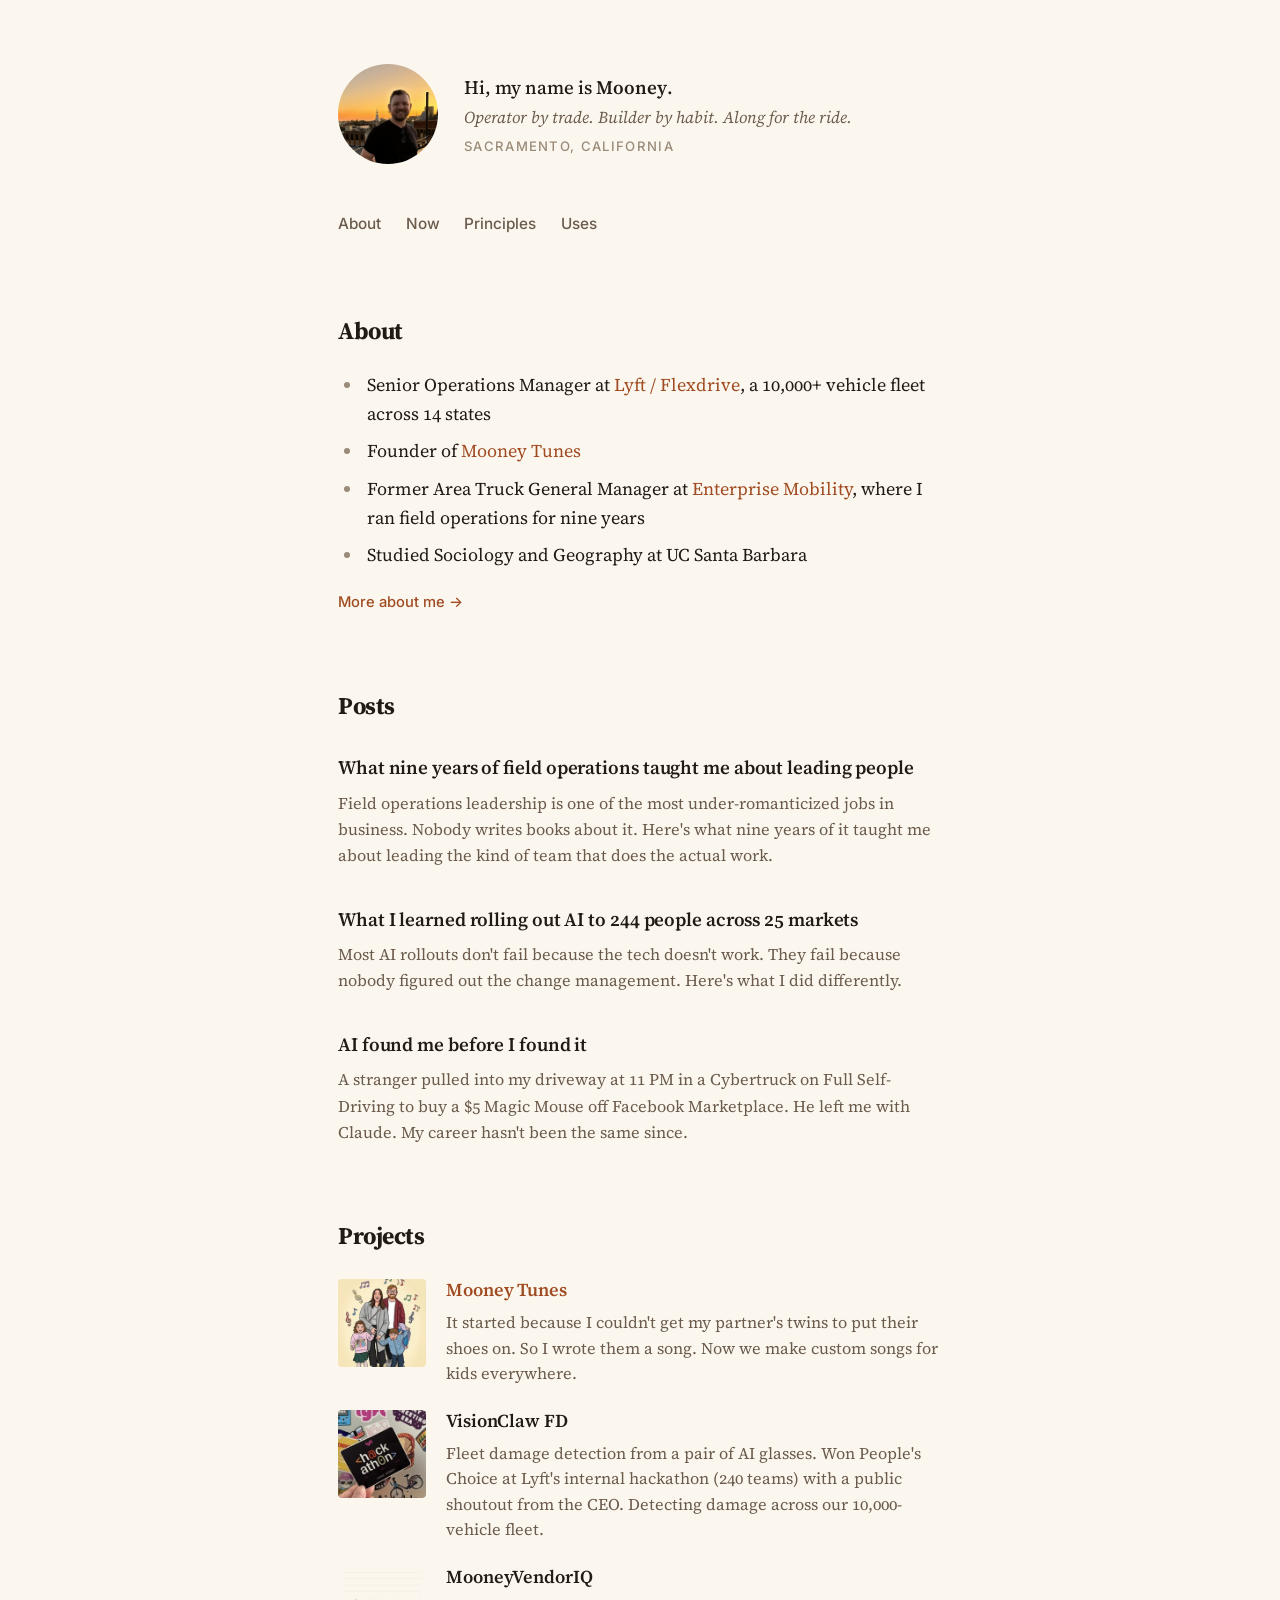
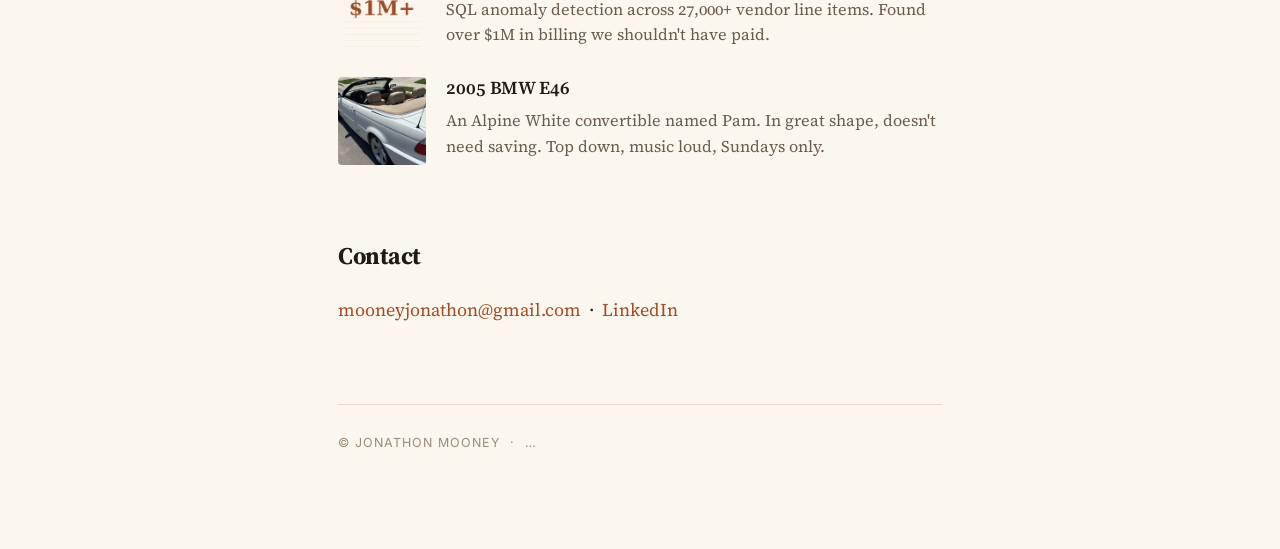
<file: index.html>
<!doctype html>
<html lang="en">
<head>
<meta charset="utf-8" />
<meta name="viewport" content="width=device-width, initial-scale=1" />
<link rel="icon" type="image/x-icon" href="/favicon.ico" />
<link rel="icon" type="image/png" sizes="16x16" href="/favicon-16.png" />
<link rel="icon" type="image/png" sizes="32x32" href="/favicon-32.png" />
<link rel="apple-touch-icon" sizes="180x180" href="/apple-touch-icon.png" />
<title>Mooney | Operator by trade. Builder by habit.</title>
<meta name="description" content="The personal site of Jonathon Mooney, an operations leader and builder based in Sacramento who goes by Mooney." />
<link rel="stylesheet" href="/style.css" />
</head>
<body>

<div class="me">
  <img src="/mooney-avatar.jpg" alt="Mooney" class="avatar" />
  <div class="me-text">
    <p class="greeting">Hi, my name is <strong>Mooney</strong>.</p>
    <p class="tagline">Operator by trade. Builder by habit. Along for the ride.</p>
    <p class="loc">Sacramento, California</p>
  </div>
</div>

<nav class="site-nav">
  <a href="/about/">About</a>
  <a href="/now/">Now</a>
  <a href="/principles/">Principles</a>
  <a href="/uses/">Uses</a>
</nav>

<h2><a href="/about/">About</a></h2>

<ul>
  <li>Senior Operations Manager at <a href="https://flexdrive.com/">Lyft / Flexdrive</a>, a 10,000+ vehicle fleet across 14 states</li>
  <li>Founder of <a href="https://mooneytunes.app">Mooney Tunes</a></li>
  <li>Former Area Truck General Manager at <a href="https://www.enterprisemobility.com/">Enterprise Mobility</a>, where I ran field operations for nine years</li>
  <li>Studied Sociology and Geography at UC Santa Barbara</li>
</ul>
<p class="more"><a href="/about/">More about me →</a></p>

<h2>Posts</h2>

<div class="post">
  <h4><a href="/posts/leading-field-operations/">What nine years of field operations taught me about leading people</a></h4>
  <p>Field operations leadership is one of the most under-romanticized jobs in business. Nobody writes books about it. Here's what nine years of it taught me about leading the kind of team that does the actual work.</p>
</div>

<div class="post">
  <h4><a href="/posts/rolling-out-ai-to-244-people/">What I learned rolling out AI to 244 people across 25 markets</a></h4>
  <p>Most AI rollouts don't fail because the tech doesn't work. They fail because nobody figured out the change management. Here's what I did differently.</p>
</div>

<div class="post">
  <h4><a href="/posts/ai-found-me/">AI found me before I found it</a></h4>
  <p>A stranger pulled into my driveway at 11 PM in a Cybertruck on Full Self-Driving to buy a $5 Magic Mouse off Facebook Marketplace. He left me with Claude. My career hasn't been the same since.</p>
</div>

<h2>Projects</h2>

<ul class="projects">

  <li>
    <a href="https://mooneytunes.app" aria-hidden="true"><span class="thumb t-mt"></span></a>
    <div class="proj-body">
      <h4><a href="https://mooneytunes.app">Mooney Tunes</a></h4>
      <p>It started because I couldn't get my partner's twins to put their shoes on. So I wrote them a song. Now we make custom songs for kids everywhere.</p>
    </div>
  </li>

  <li>
    <span class="thumb t-vc"></span>
    <div class="proj-body">
      <h4>VisionClaw FD</h4>
      <p>Fleet damage detection from a pair of AI glasses. Won People's Choice at Lyft's internal hackathon (240 teams) with a public shoutout from the CEO. Detecting damage across our 10,000-vehicle fleet.</p>
    </div>
  </li>

  <li>
    <span class="thumb t-mviq"></span>
    <div class="proj-body">
      <h4>MooneyVendorIQ</h4>
      <p>SQL anomaly detection across 27,000+ vendor line items. Found over $1M in billing we shouldn't have paid.</p>
    </div>
  </li>

  <li>
    <span class="thumb t-pam"></span>
    <div class="proj-body">
      <h4>2005 BMW E46</h4>
      <p>An Alpine White convertible named Pam. In great shape, doesn't need saving. Top down, music loud, Sundays only.</p>
    </div>
  </li>

</ul>

<h2>Contact</h2>

<p>
  <a href="mailto:mooneyjonathon@gmail.com">mooneyjonathon@gmail.com</a> &nbsp;·&nbsp;
  <a href="https://www.linkedin.com/in/jonathon-mooney-75245345/">LinkedIn</a>
</p>

<footer>© Jonathon Mooney &nbsp;·&nbsp; <a href="/snake/" aria-label="snake">…</a></footer>

</body>
</html>
</file>
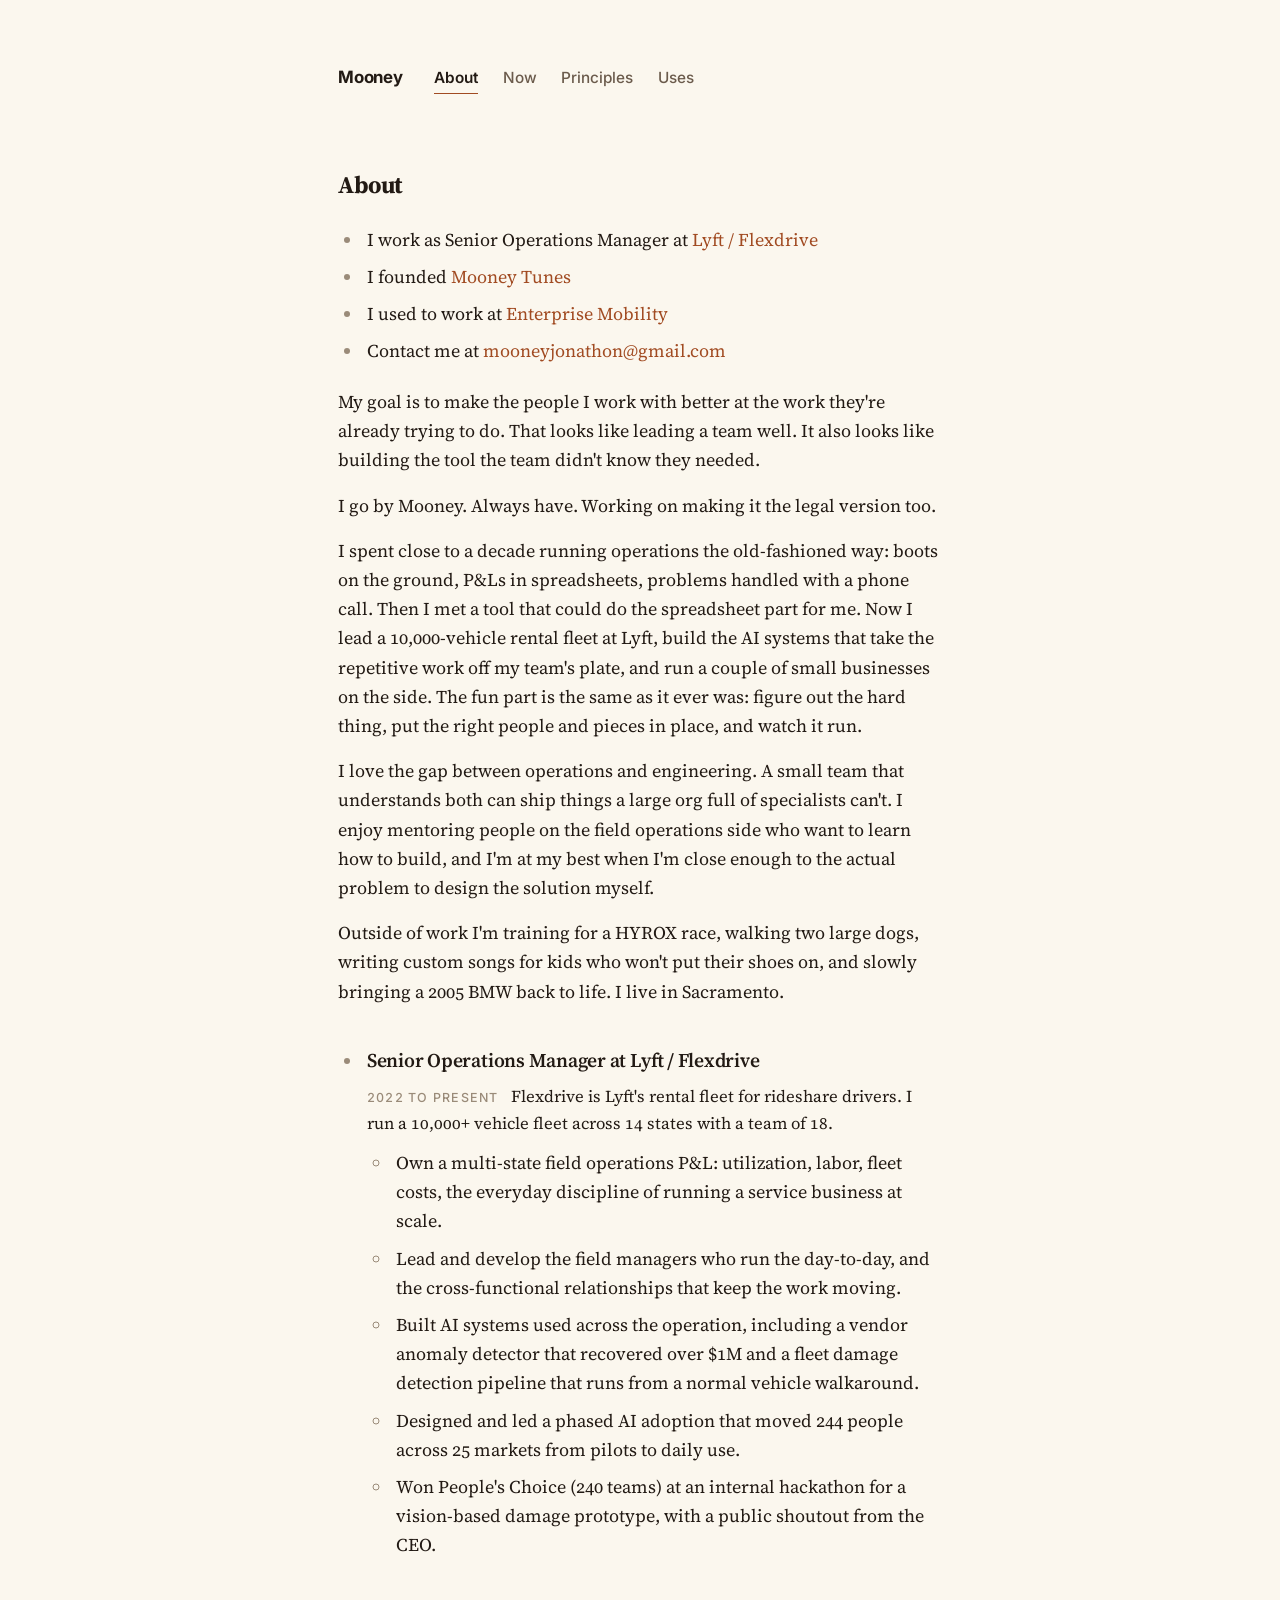
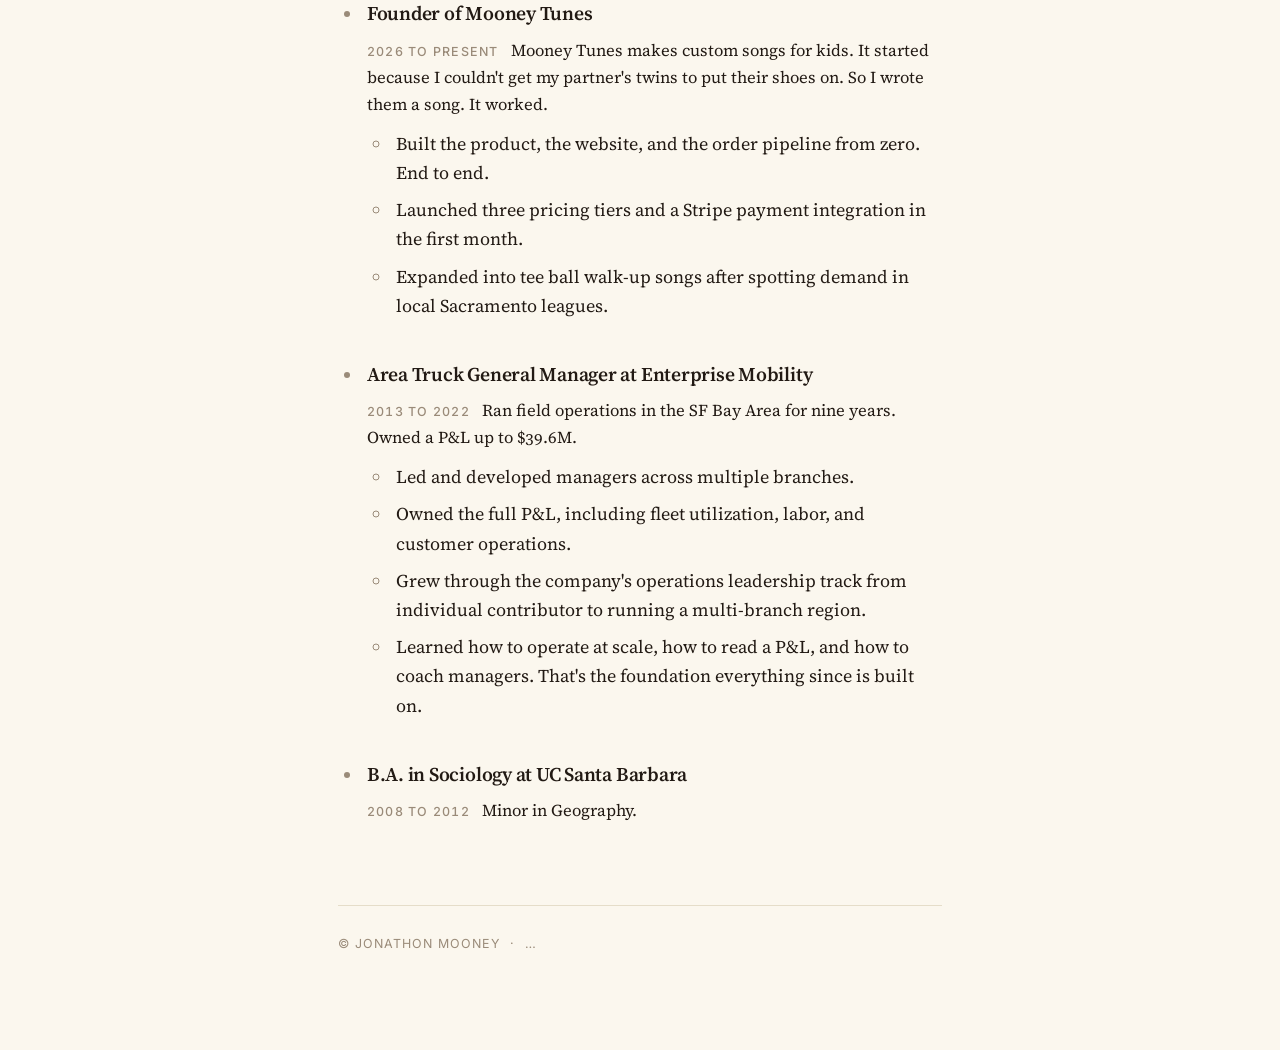
<file: about/index.html>
<!doctype html>
<html lang="en">
<head>
<meta charset="utf-8" />
<meta name="viewport" content="width=device-width, initial-scale=1" />
<link rel="icon" type="image/x-icon" href="/favicon.ico" />
<link rel="icon" type="image/png" sizes="16x16" href="/favicon-16.png" />
<link rel="icon" type="image/png" sizes="32x32" href="/favicon-32.png" />
<link rel="apple-touch-icon" sizes="180x180" href="/apple-touch-icon.png" />
<title>About | Mooney</title>
<meta name="description" content="More about Jonathon Mooney, operations leader, builder, and the path that got me here." />
<link rel="stylesheet" href="/style.css" />
</head>
<body>

<nav class="site-nav">
  <a href="/" class="brand">Mooney</a>
  <a href="/about/" class="current">About</a>
  <a href="/now/">Now</a>
  <a href="/principles/">Principles</a>
  <a href="/uses/">Uses</a>
</nav>

<h2>About</h2>

<ul>
  <li>I work as Senior Operations Manager at <a href="https://flexdrive.com/">Lyft / Flexdrive</a></li>
  <li>I founded <a href="https://mooneytunes.app">Mooney Tunes</a></li>
  <li>I used to work at <a href="https://www.enterprisemobility.com/">Enterprise Mobility</a></li>
  <li>Contact me at <a href="mailto:mooneyjonathon@gmail.com">mooneyjonathon@gmail.com</a></li>
</ul>

<p>My goal is to make the people I work with better at the work they're already trying to do. That looks like leading a team well. It also looks like building the tool the team didn't know they needed.</p>

<p>I go by Mooney. Always have. Working on making it the legal version too.</p>

<p>I spent close to a decade running operations the old-fashioned way: boots on the ground, P&Ls in spreadsheets, problems handled with a phone call. Then I met a tool that could do the spreadsheet part for me. Now I lead a 10,000-vehicle rental fleet at Lyft, build the AI systems that take the repetitive work off my team's plate, and run a couple of small businesses on the side. The fun part is the same as it ever was: figure out the hard thing, put the right people and pieces in place, and watch it run.</p>

<p>I love the gap between operations and engineering. A small team that understands both can ship things a large org full of specialists can't. I enjoy mentoring people on the field operations side who want to learn how to build, and I'm at my best when I'm close enough to the actual problem to design the solution myself.</p>

<p>Outside of work I'm training for a HYROX race, walking two large dogs, writing custom songs for kids who won't put their shoes on, and slowly bringing a 2005 BMW back to life. I live in Sacramento.</p>

<ul>

  <li class="role">
    <h3>Senior Operations Manager at Lyft / Flexdrive</h3>
    <p><span class="role-meta">2022 to Present</span> &nbsp; Flexdrive is Lyft's rental fleet for rideshare drivers. I run a 10,000+ vehicle fleet across 14 states with a team of 18.</p>
    <ul>
      <li>Own a multi-state field operations P&L: utilization, labor, fleet costs, the everyday discipline of running a service business at scale.</li>
      <li>Lead and develop the field managers who run the day-to-day, and the cross-functional relationships that keep the work moving.</li>
      <li>Built AI systems used across the operation, including a vendor anomaly detector that recovered over $1M and a fleet damage detection pipeline that runs from a normal vehicle walkaround.</li>
      <li>Designed and led a phased AI adoption that moved 244 people across 25 markets from pilots to daily use.</li>
      <li>Won People's Choice (240 teams) at an internal hackathon for a vision-based damage prototype, with a public shoutout from the CEO.</li>
    </ul>
  </li>

  <li class="role">
    <h3>Founder of Mooney Tunes</h3>
    <p><span class="role-meta">2026 to Present</span> &nbsp; Mooney Tunes makes custom songs for kids. It started because I couldn't get my partner's twins to put their shoes on. So I wrote them a song. It worked.</p>
    <ul>
      <li>Built the product, the website, and the order pipeline from zero. End to end.</li>
      <li>Launched three pricing tiers and a Stripe payment integration in the first month.</li>
      <li>Expanded into tee ball walk-up songs after spotting demand in local Sacramento leagues.</li>
    </ul>
  </li>

  <li class="role">
    <h3>Area Truck General Manager at Enterprise Mobility</h3>
    <p><span class="role-meta">2013 to 2022</span> &nbsp; Ran field operations in the SF Bay Area for nine years. Owned a P&L up to $39.6M.</p>
    <ul>
      <li>Led and developed managers across multiple branches.</li>
      <li>Owned the full P&L, including fleet utilization, labor, and customer operations.</li>
      <li>Grew through the company's operations leadership track from individual contributor to running a multi-branch region.</li>
      <li>Learned how to operate at scale, how to read a P&L, and how to coach managers. That's the foundation everything since is built on.</li>
    </ul>
  </li>

  <li class="role">
    <h3>B.A. in Sociology at UC Santa Barbara</h3>
    <p><span class="role-meta">2008 to 2012</span> &nbsp; Minor in Geography.</p>
  </li>

</ul>

<footer>© Jonathon Mooney &nbsp;·&nbsp; <a href="/snake/" aria-label="snake">…</a></footer>

</body>
</html>
</file>
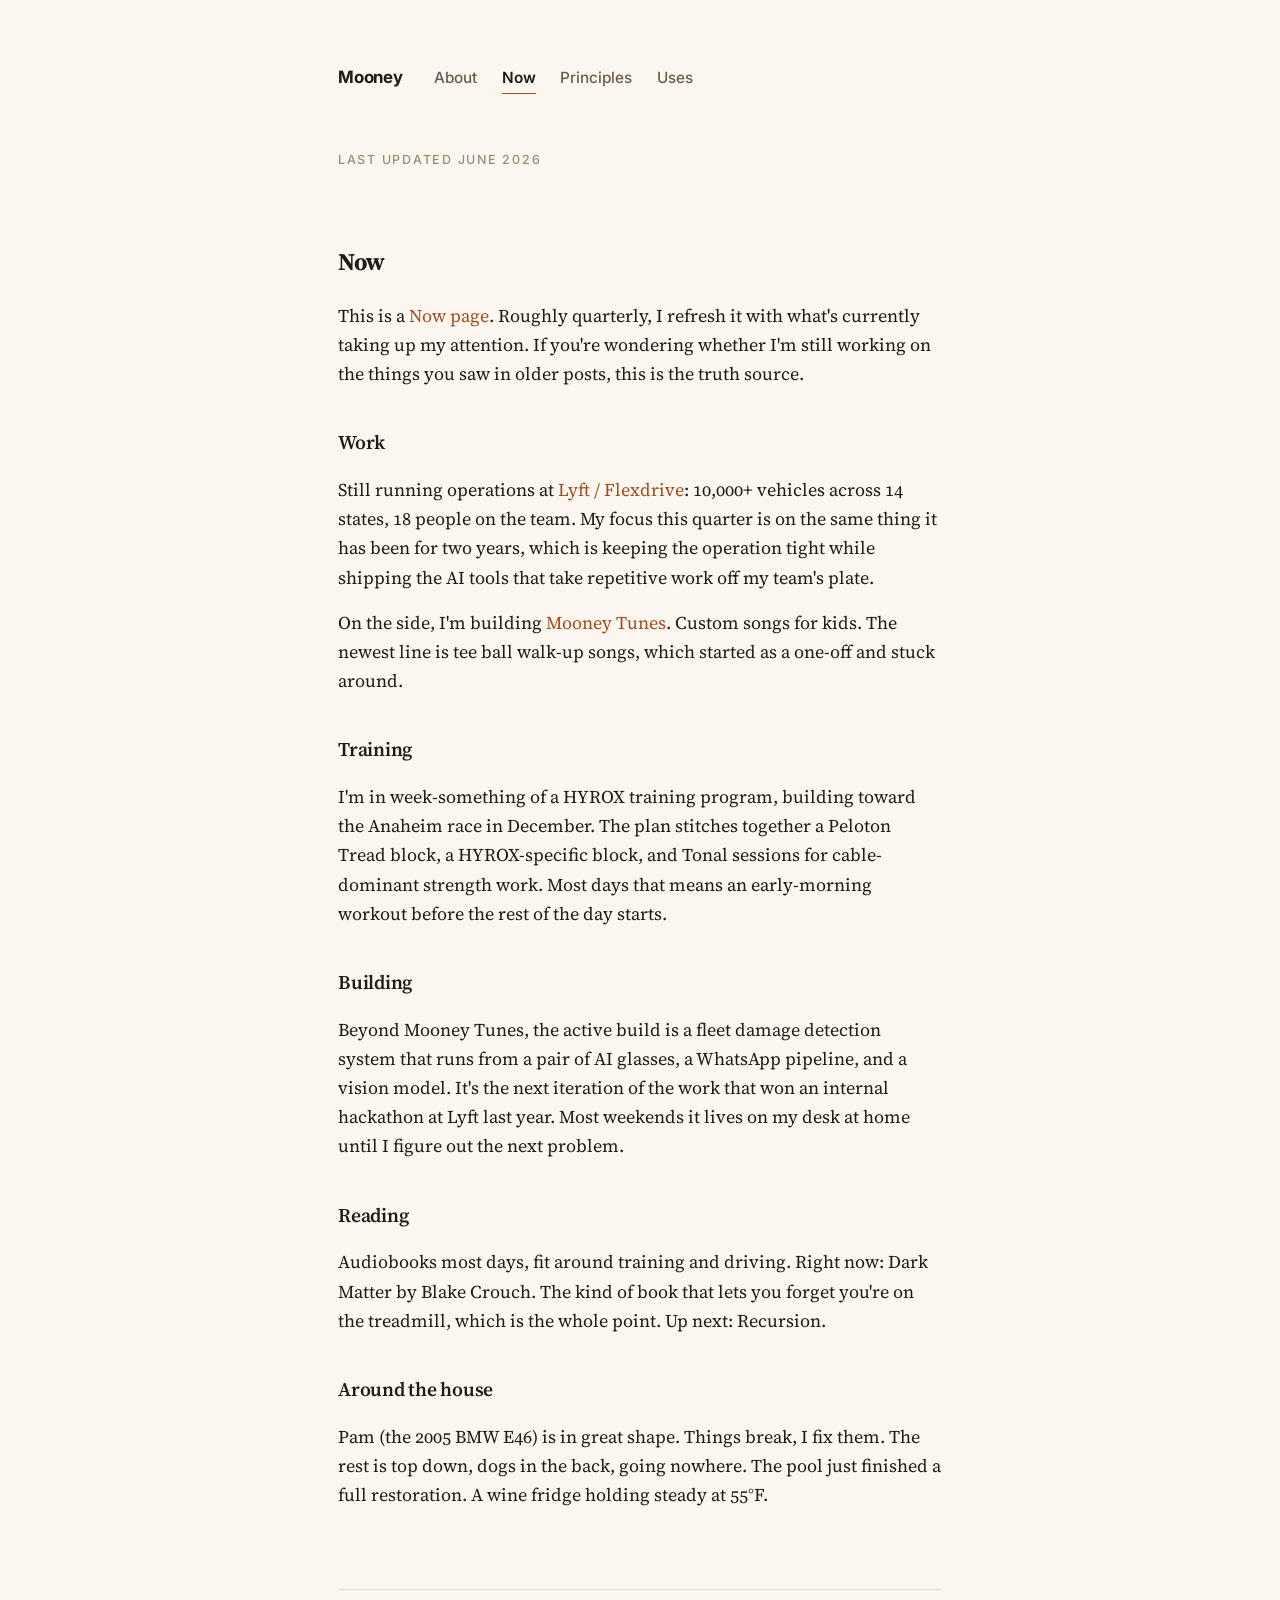
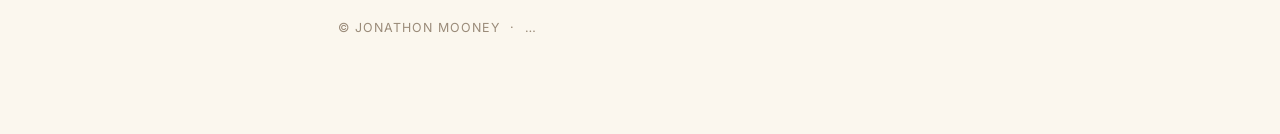
<file: now/index.html>
<!doctype html>
<html lang="en">
<head>
<meta charset="utf-8" />
<meta name="viewport" content="width=device-width, initial-scale=1" />
<link rel="icon" type="image/x-icon" href="/favicon.ico" />
<link rel="icon" type="image/png" sizes="16x16" href="/favicon-16.png" />
<link rel="icon" type="image/png" sizes="32x32" href="/favicon-32.png" />
<link rel="apple-touch-icon" sizes="180x180" href="/apple-touch-icon.png" />
<title>Now | Mooney</title>
<meta name="description" content="What Jonathon Mooney is working on, training for, and thinking about right now." />
<link rel="stylesheet" href="/style.css" />
</head>
<body>

<nav class="site-nav">
  <a href="/" class="brand">Mooney</a>
  <a href="/about/">About</a>
  <a href="/now/" class="current">Now</a>
  <a href="/principles/">Principles</a>
  <a href="/uses/">Uses</a>
</nav>

<p class="kicker">Last updated June 2026</p>
<h2>Now</h2>

<p>This is a <a href="https://nownownow.com/about">Now page</a>. Roughly quarterly, I refresh it with what's currently taking up my attention. If you're wondering whether I'm still working on the things you saw in older posts, this is the truth source.</p>

<h3>Work</h3>

<p>Still running operations at <a href="https://flexdrive.com/">Lyft / Flexdrive</a>: 10,000+ vehicles across 14 states, 18 people on the team. My focus this quarter is on the same thing it has been for two years, which is keeping the operation tight while shipping the AI tools that take repetitive work off my team's plate.</p>

<p>On the side, I'm building <a href="https://mooneytunes.app">Mooney Tunes</a>. Custom songs for kids. The newest line is tee ball walk-up songs, which started as a one-off and stuck around.</p>

<h3>Training</h3>

<p>I'm in week-something of a HYROX training program, building toward the Anaheim race in December. The plan stitches together a Peloton Tread block, a HYROX-specific block, and Tonal sessions for cable-dominant strength work. Most days that means an early-morning workout before the rest of the day starts.</p>

<h3>Building</h3>

<p>Beyond Mooney Tunes, the active build is a fleet damage detection system that runs from a pair of AI glasses, a WhatsApp pipeline, and a vision model. It's the next iteration of the work that won an internal hackathon at Lyft last year. Most weekends it lives on my desk at home until I figure out the next problem.</p>

<h3>Reading</h3>

<p>Audiobooks most days, fit around training and driving. Right now: Dark Matter by Blake Crouch. The kind of book that lets you forget you're on the treadmill, which is the whole point. Up next: Recursion.</p>

<h3>Around the house</h3>

<p>Pam (the 2005 BMW E46) is in great shape. Things break, I fix them. The rest is top down, dogs in the back, going nowhere. The pool just finished a full restoration. A wine fridge holding steady at 55°F.</p>

<footer>© Jonathon Mooney &nbsp;·&nbsp; <a href="/snake/" aria-label="snake">…</a></footer>

</body>
</html>
</file>
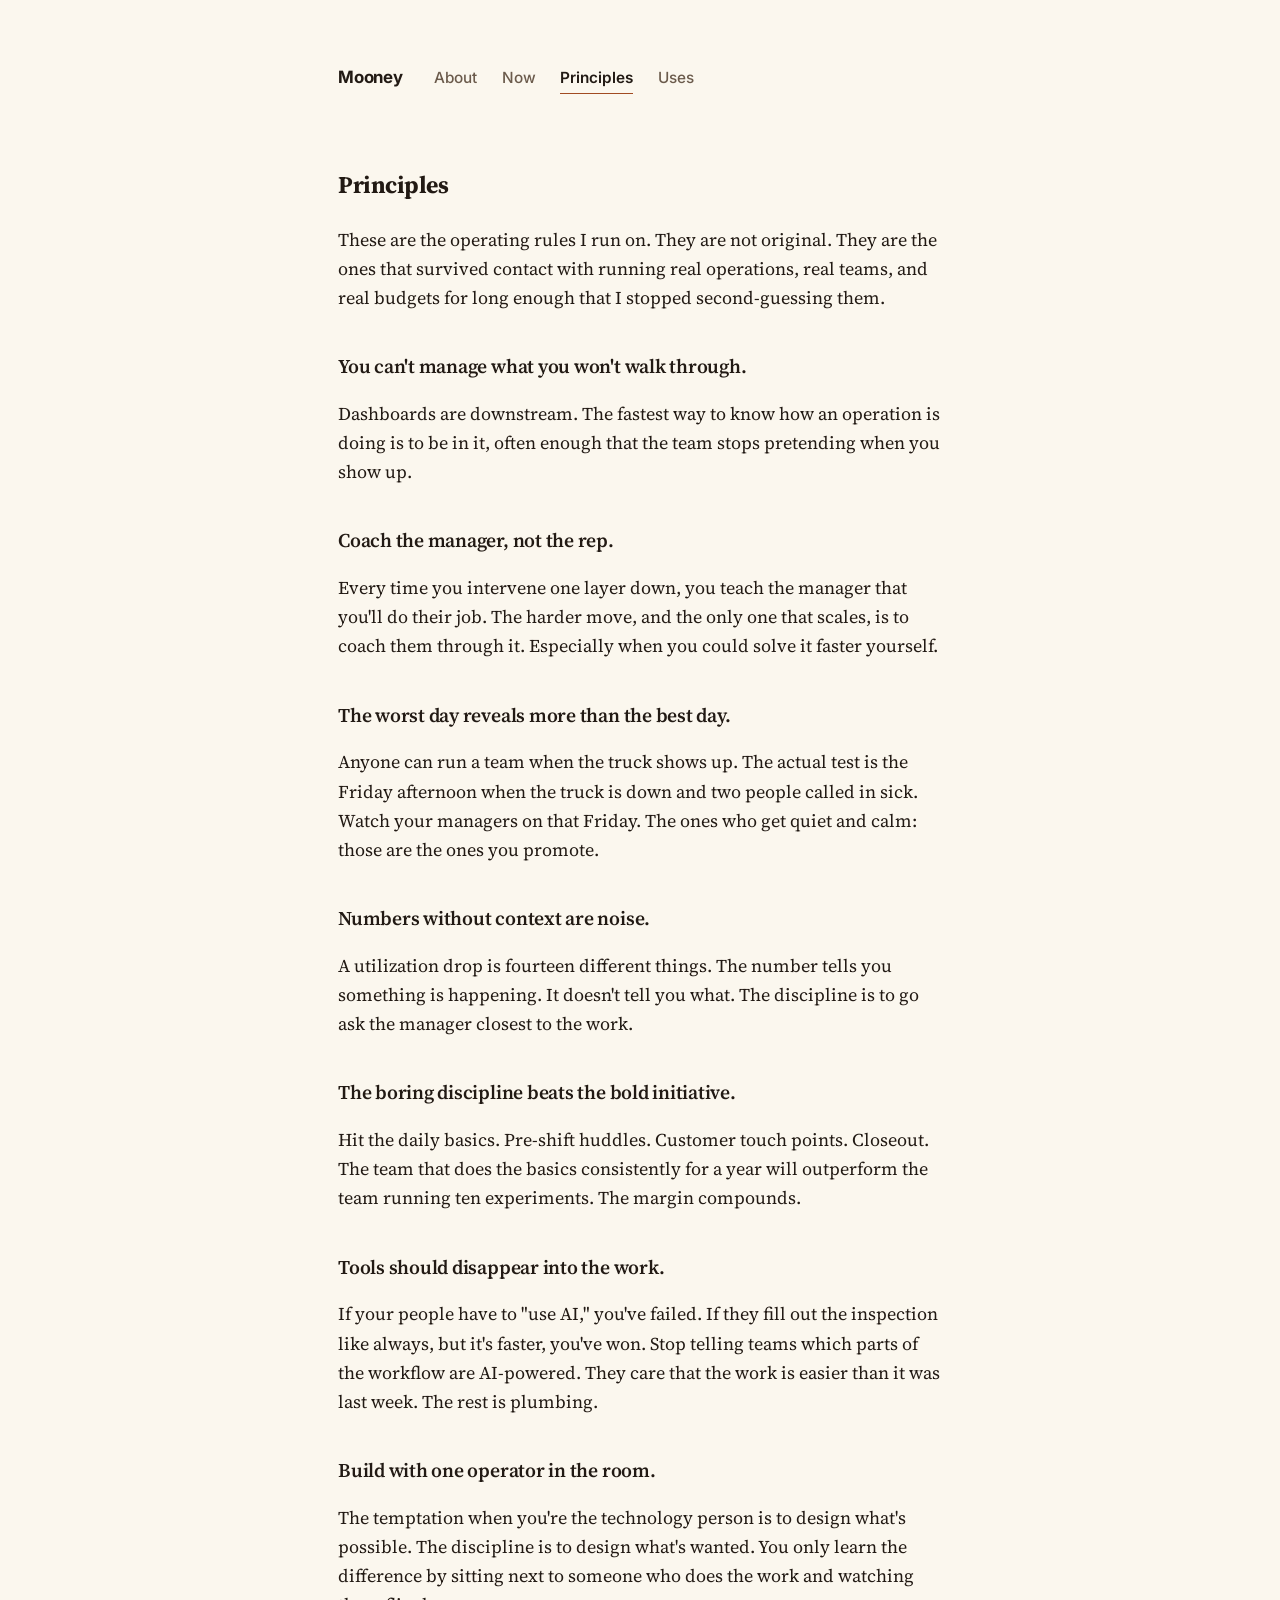
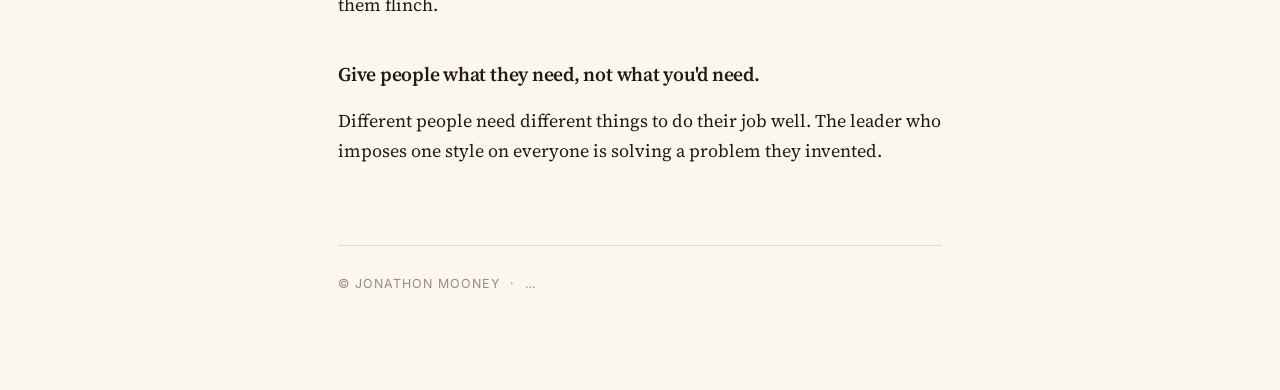
<file: principles/index.html>
<!doctype html>
<html lang="en">
<head>
<meta charset="utf-8" />
<meta name="viewport" content="width=device-width, initial-scale=1" />
<link rel="icon" type="image/x-icon" href="/favicon.ico" />
<link rel="icon" type="image/png" sizes="16x16" href="/favicon-16.png" />
<link rel="icon" type="image/png" sizes="32x32" href="/favicon-32.png" />
<link rel="apple-touch-icon" sizes="180x180" href="/apple-touch-icon.png" />
<title>Principles | Mooney</title>
<meta name="description" content="Operating principles Jonathon Mooney runs on, drawn from nine years in field operations and an ongoing run at building AI inside one." />
<link rel="stylesheet" href="/style.css" />
</head>
<body>

<nav class="site-nav">
  <a href="/" class="brand">Mooney</a>
  <a href="/about/">About</a>
  <a href="/now/">Now</a>
  <a href="/principles/" class="current">Principles</a>
  <a href="/uses/">Uses</a>
</nav>

<h2>Principles</h2>

<p>These are the operating rules I run on. They are not original. They are the ones that survived contact with running real operations, real teams, and real budgets for long enough that I stopped second-guessing them.</p>

<h3>You can't manage what you won't walk through.</h3>
<p>Dashboards are downstream. The fastest way to know how an operation is doing is to be in it, often enough that the team stops pretending when you show up.</p>

<h3>Coach the manager, not the rep.</h3>
<p>Every time you intervene one layer down, you teach the manager that you'll do their job. The harder move, and the only one that scales, is to coach them through it. Especially when you could solve it faster yourself.</p>

<h3>The worst day reveals more than the best day.</h3>
<p>Anyone can run a team when the truck shows up. The actual test is the Friday afternoon when the truck is down and two people called in sick. Watch your managers on that Friday. The ones who get quiet and calm: those are the ones you promote.</p>

<h3>Numbers without context are noise.</h3>
<p>A utilization drop is fourteen different things. The number tells you something is happening. It doesn't tell you what. The discipline is to go ask the manager closest to the work.</p>

<h3>The boring discipline beats the bold initiative.</h3>
<p>Hit the daily basics. Pre-shift huddles. Customer touch points. Closeout. The team that does the basics consistently for a year will outperform the team running ten experiments. The margin compounds.</p>

<h3>Tools should disappear into the work.</h3>
<p>If your people have to "use AI," you've failed. If they fill out the inspection like always, but it's faster, you've won. Stop telling teams which parts of the workflow are AI-powered. They care that the work is easier than it was last week. The rest is plumbing.</p>

<h3>Build with one operator in the room.</h3>
<p>The temptation when you're the technology person is to design what's possible. The discipline is to design what's wanted. You only learn the difference by sitting next to someone who does the work and watching them flinch.</p>

<h3>Give people what they need, not what you'd need.</h3>
<p>Different people need different things to do their job well. The leader who imposes one style on everyone is solving a problem they invented.</p>

<footer>© Jonathon Mooney &nbsp;·&nbsp; <a href="/snake/" aria-label="snake">…</a></footer>

</body>
</html>
</file>
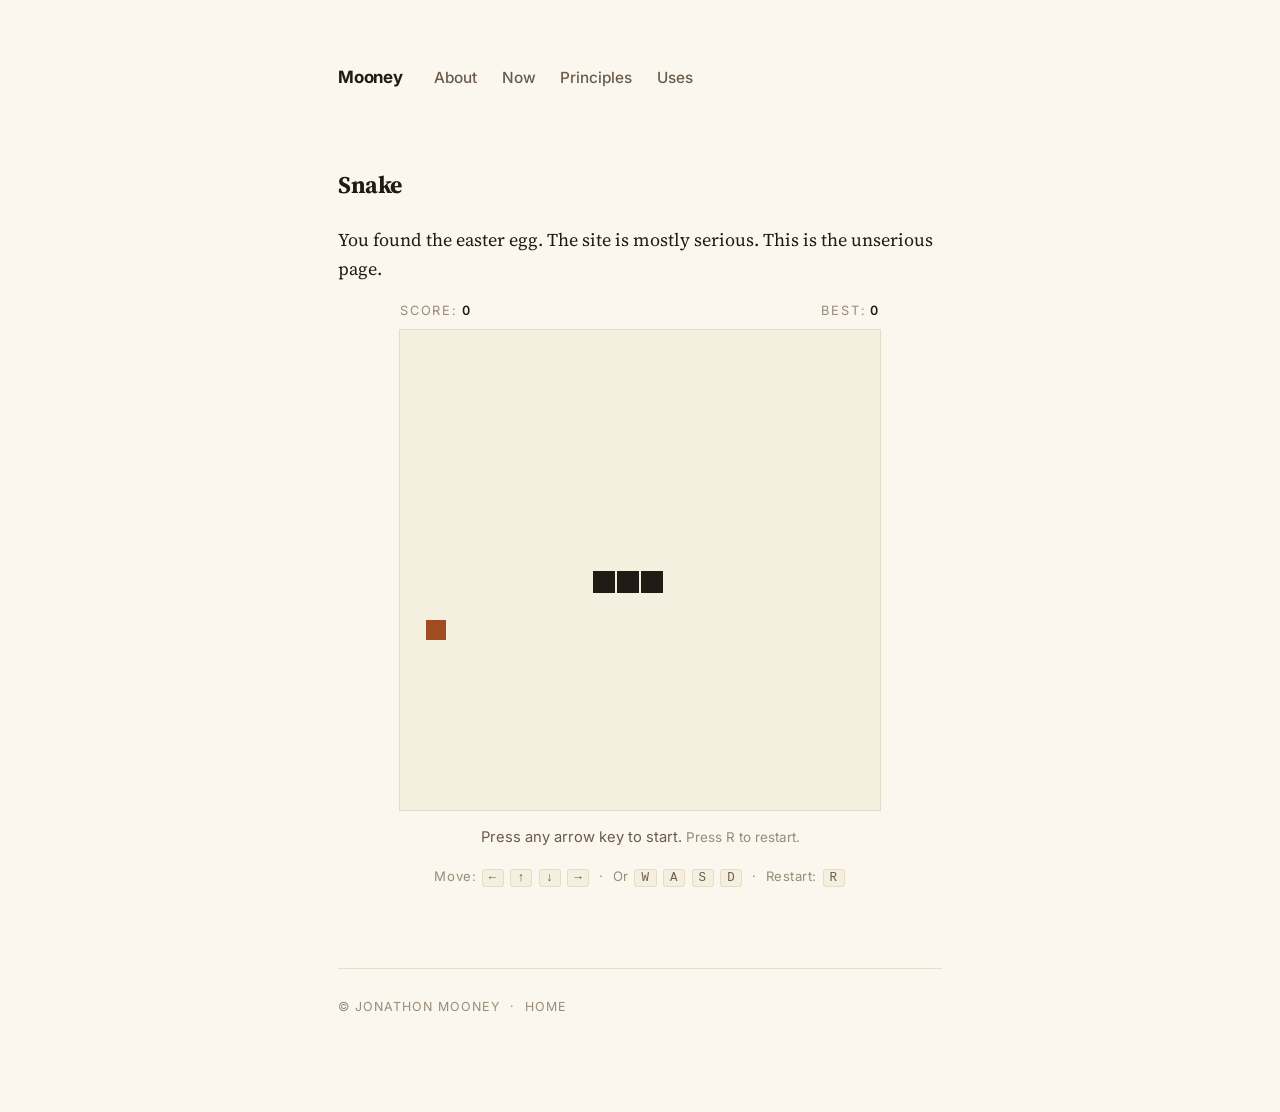
<file: snake/index.html>
<!doctype html>
<html lang="en">
<head>
<meta charset="utf-8" />
<meta name="viewport" content="width=device-width, initial-scale=1" />
<link rel="icon" type="image/x-icon" href="/favicon.ico" />
<link rel="icon" type="image/png" sizes="16x16" href="/favicon-16.png" />
<link rel="icon" type="image/png" sizes="32x32" href="/favicon-32.png" />
<link rel="apple-touch-icon" sizes="180x180" href="/apple-touch-icon.png" />
<title>Snake | Mooney</title>
<meta name="description" content="A small snake game. Easter egg." />
<link rel="stylesheet" href="/style.css" />
<style>
  .game-wrap {
    display: flex;
    flex-direction: column;
    align-items: center;
    margin: 1em 0 2em;
  }
  .game-meta {
    display: flex;
    justify-content: space-between;
    width: 100%;
    max-width: 480px;
    margin-bottom: 0.6em;
    font-family: 'Inter', sans-serif;
    font-size: 0.8rem;
    letter-spacing: 0.14em;
    text-transform: uppercase;
    color: var(--text-mute);
    font-variant-numeric: tabular-nums;
  }
  .game-meta strong {
    color: var(--text);
    font-weight: 600;
  }
  #board {
    background: var(--bg-tint);
    border: 1px solid var(--rule);
    display: block;
    image-rendering: pixelated;
    image-rendering: crisp-edges;
    max-width: 100%;
    height: auto;
  }
  .game-status {
    margin-top: 1em;
    font-family: 'Inter', sans-serif;
    font-size: 0.92rem;
    color: var(--text-soft);
    text-align: center;
    min-height: 1.6em;
  }
  .game-status .hint {
    color: var(--text-mute);
    font-size: 0.84rem;
  }
  .game-controls {
    margin-top: 1.2em;
    font-family: 'Inter', sans-serif;
    font-size: 0.82rem;
    color: var(--text-mute);
    text-align: center;
    letter-spacing: 0.04em;
  }
  .game-controls kbd {
    font-family: ui-monospace, 'SF Mono', Menlo, monospace;
    font-size: 0.78rem;
    background: var(--bg-tint);
    border: 1px solid var(--rule);
    border-radius: 3px;
    padding: 1px 6px;
    margin: 0 1px;
    color: var(--text-soft);
  }
</style>
</head>
<body>

<nav class="site-nav">
  <a href="/" class="brand">Mooney</a>
  <a href="/about/">About</a>
  <a href="/now/">Now</a>
  <a href="/principles/">Principles</a>
  <a href="/uses/">Uses</a>
</nav>

<h2>Snake</h2>

<p>You found the easter egg. The site is mostly serious. This is the unserious page.</p>

<div class="game-wrap">
  <div class="game-meta">
    <div>Score: <strong id="score">0</strong></div>
    <div>Best: <strong id="best">0</strong></div>
  </div>
  <canvas id="board" width="480" height="480"></canvas>
  <div class="game-status" id="status">Press any arrow key to start.</div>
  <div class="game-controls">
    Move: <kbd>←</kbd> <kbd>↑</kbd> <kbd>↓</kbd> <kbd>→</kbd>
    &nbsp;&middot;&nbsp;
    Or <kbd>W</kbd> <kbd>A</kbd> <kbd>S</kbd> <kbd>D</kbd>
    &nbsp;&middot;&nbsp;
    Restart: <kbd>R</kbd>
  </div>
</div>

<footer>© Jonathon Mooney &nbsp;·&nbsp; <a href="/">home</a></footer>

<script>
(function() {
  const canvas = document.getElementById('board');
  const ctx = canvas.getContext('2d');
  const scoreEl = document.getElementById('score');
  const bestEl = document.getElementById('best');
  const statusEl = document.getElementById('status');

  const GRID = 20;
  const CELL = canvas.width / GRID;

  // Read CSS variables for theming
  function cssVar(name) {
    return getComputedStyle(document.documentElement).getPropertyValue(name).trim();
  }
  function colors() {
    return {
      bg: cssVar('--bg-tint'),
      snake: cssVar('--text'),
      food: cssVar('--accent'),
      grid: cssVar('--rule'),
    };
  }

  let snake, dir, nextDir, food, score, best, running, dead, tickId;

  best = parseInt(localStorage.getItem('mooney_snake_best') || '0', 10);
  bestEl.textContent = best;

  function reset() {
    snake = [{x: 10, y: 10}, {x: 9, y: 10}, {x: 8, y: 10}];
    dir = {x: 1, y: 0};
    nextDir = dir;
    score = 0;
    scoreEl.textContent = score;
    placeFood();
    dead = false;
    running = false;
    draw();
    statusEl.innerHTML = 'Press any arrow key to start. <span class="hint">Press R to restart.</span>';
  }

  function placeFood() {
    while (true) {
      const fx = Math.floor(Math.random() * GRID);
      const fy = Math.floor(Math.random() * GRID);
      if (!snake.some(s => s.x === fx && s.y === fy)) {
        food = {x: fx, y: fy};
        return;
      }
    }
  }

  function tick() {
    dir = nextDir;
    const head = {x: snake[0].x + dir.x, y: snake[0].y + dir.y};

    if (head.x < 0 || head.x >= GRID || head.y < 0 || head.y >= GRID ||
        snake.some(s => s.x === head.x && s.y === head.y)) {
      die();
      return;
    }

    snake.unshift(head);

    if (head.x === food.x && head.y === food.y) {
      score++;
      scoreEl.textContent = score;
      if (score > best) {
        best = score;
        bestEl.textContent = best;
        localStorage.setItem('mooney_snake_best', best);
      }
      placeFood();
    } else {
      snake.pop();
    }

    draw();
  }

  function die() {
    dead = true;
    running = false;
    clearInterval(tickId);
    statusEl.innerHTML = `You died. Score: <strong>${score}</strong>. <span class="hint">Press R or any arrow to play again.</span>`;
  }

  function draw() {
    const c = colors();
    ctx.fillStyle = c.bg;
    ctx.fillRect(0, 0, canvas.width, canvas.height);

    // Snake
    ctx.fillStyle = c.snake;
    snake.forEach((seg, i) => {
      ctx.fillRect(seg.x * CELL + 1, seg.y * CELL + 1, CELL - 2, CELL - 2);
    });

    // Food
    ctx.fillStyle = c.food;
    ctx.fillRect(food.x * CELL + 2, food.y * CELL + 2, CELL - 4, CELL - 4);
  }

  function start() {
    if (running) return;
    running = true;
    statusEl.textContent = '';
    tickId = setInterval(tick, 110);
  }

  document.addEventListener('keydown', (e) => {
    const k = e.key.toLowerCase();
    if (k === 'r') { reset(); return; }
    let newDir = null;
    if (k === 'arrowup' || k === 'w')    newDir = {x: 0, y: -1};
    if (k === 'arrowdown' || k === 's')  newDir = {x: 0, y: 1};
    if (k === 'arrowleft' || k === 'a')  newDir = {x: -1, y: 0};
    if (k === 'arrowright' || k === 'd') newDir = {x: 1, y: 0};
    if (!newDir) return;
    e.preventDefault();
    // Prevent 180° reversal
    if (dir.x + newDir.x === 0 && dir.y + newDir.y === 0) return;
    nextDir = newDir;
    if (dead) { reset(); start(); return; }
    if (!running) start();
  });

  // Mobile touch controls: swipe
  let touchStart = null;
  canvas.addEventListener('touchstart', (e) => {
    const t = e.touches[0];
    touchStart = {x: t.clientX, y: t.clientY};
  });
  canvas.addEventListener('touchend', (e) => {
    if (!touchStart) return;
    const t = e.changedTouches[0];
    const dx = t.clientX - touchStart.x;
    const dy = t.clientY - touchStart.y;
    if (Math.abs(dx) < 20 && Math.abs(dy) < 20) return;
    let newDir;
    if (Math.abs(dx) > Math.abs(dy)) {
      newDir = dx > 0 ? {x: 1, y: 0} : {x: -1, y: 0};
    } else {
      newDir = dy > 0 ? {x: 0, y: 1} : {x: 0, y: -1};
    }
    if (dir.x + newDir.x === 0 && dir.y + newDir.y === 0) return;
    nextDir = newDir;
    if (dead) { reset(); start(); return; }
    if (!running) start();
    touchStart = null;
  });

  reset();
})();
</script>

</body>
</html>
</file>
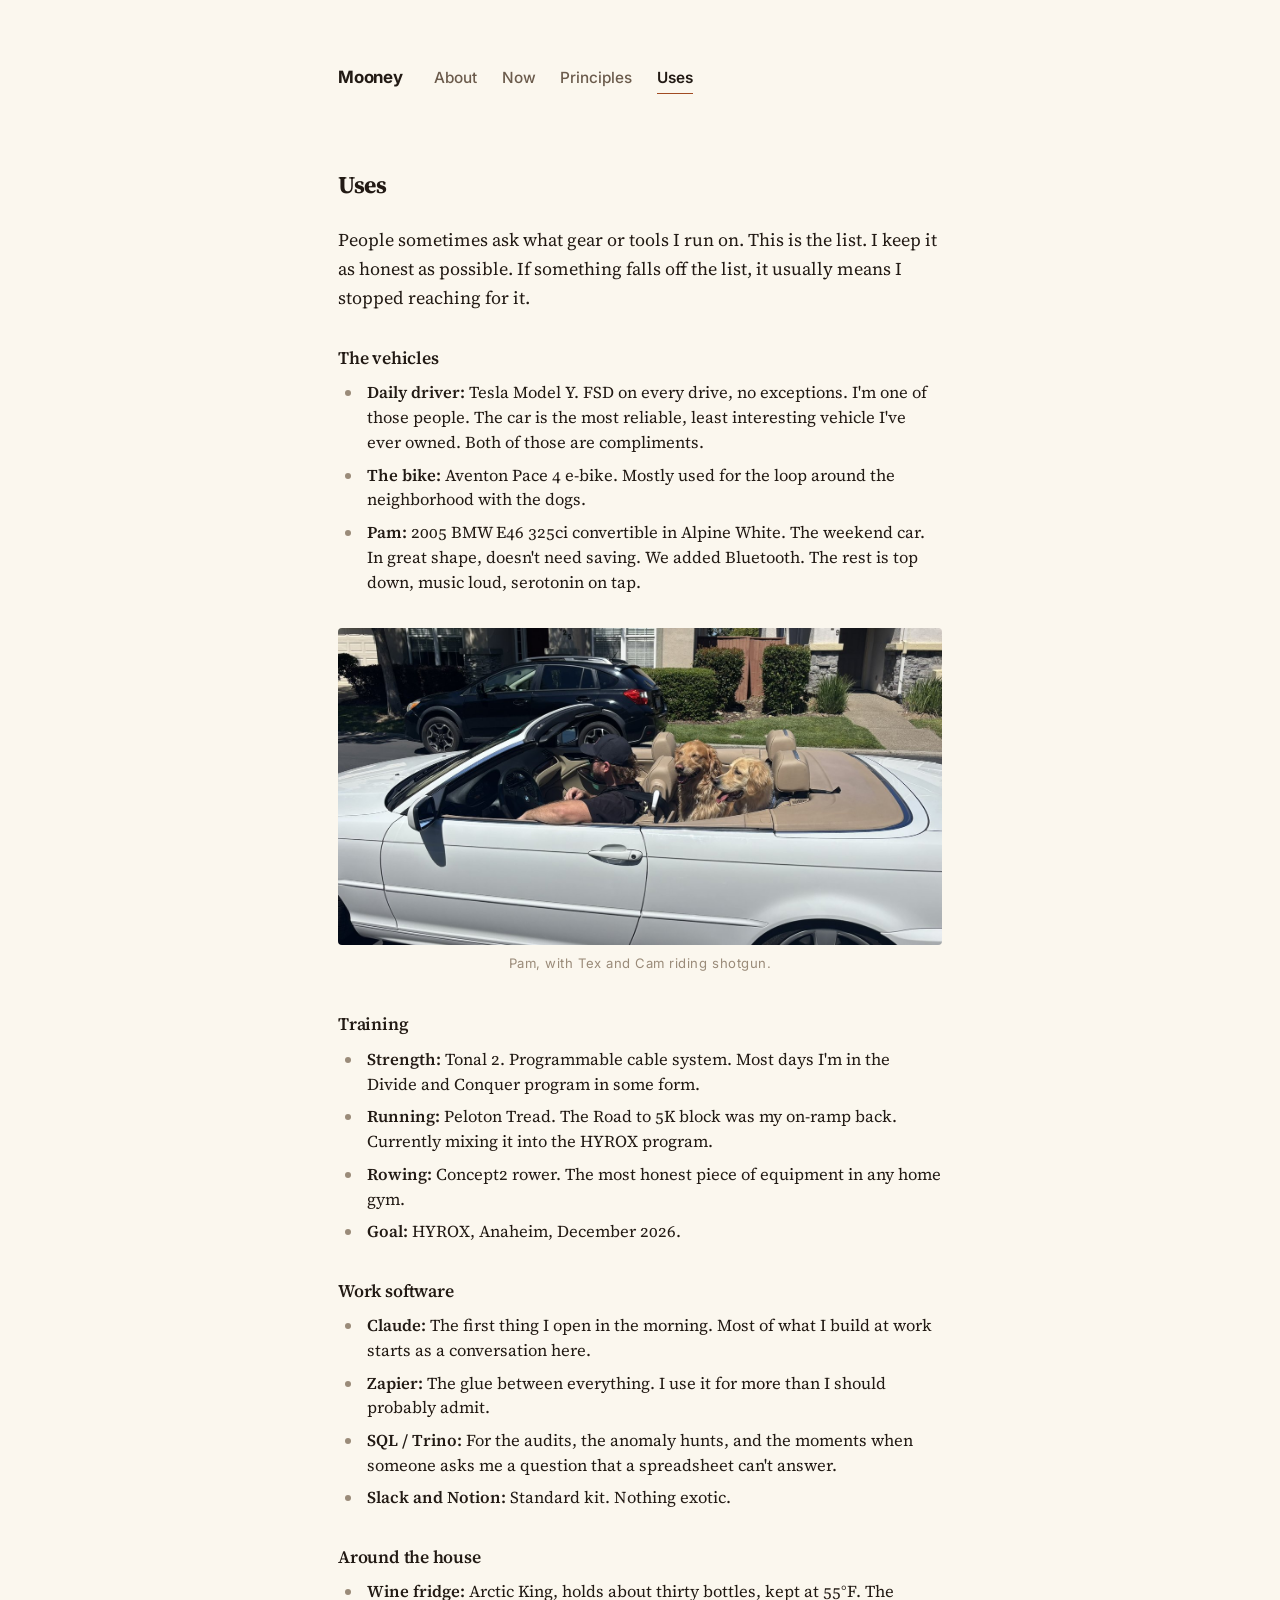
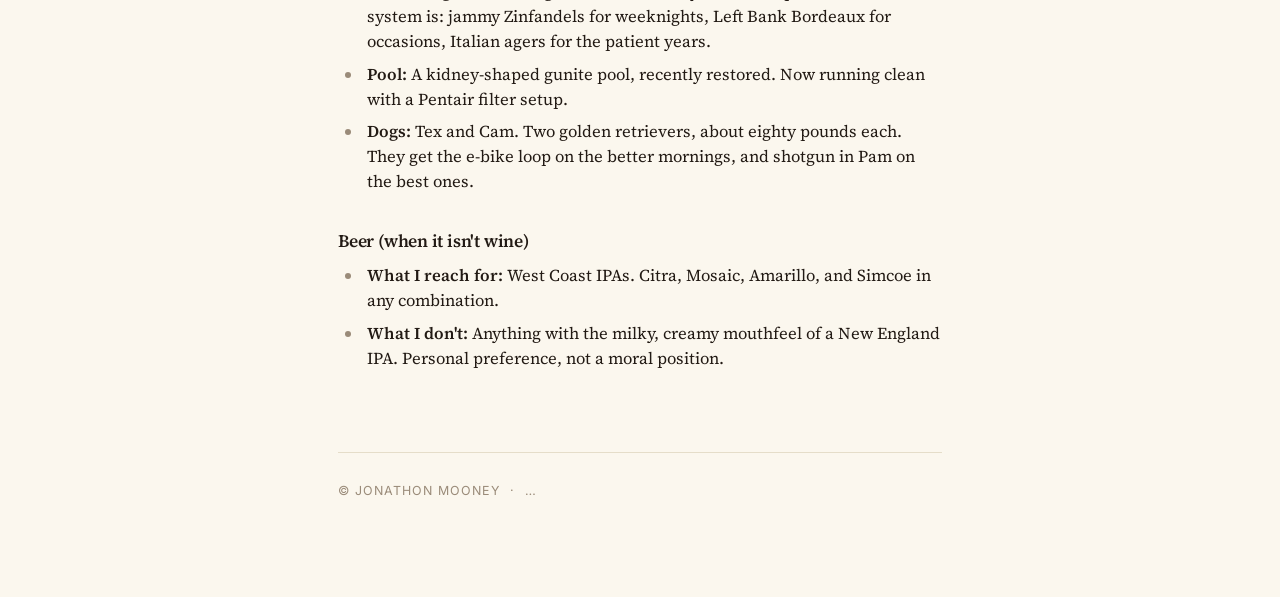
<file: uses/index.html>
<!doctype html>
<html lang="en">
<head>
<meta charset="utf-8" />
<meta name="viewport" content="width=device-width, initial-scale=1" />
<link rel="icon" type="image/x-icon" href="/favicon.ico" />
<link rel="icon" type="image/png" sizes="16x16" href="/favicon-16.png" />
<link rel="icon" type="image/png" sizes="32x32" href="/favicon-32.png" />
<link rel="apple-touch-icon" sizes="180x180" href="/apple-touch-icon.png" />
<title>Uses | Mooney</title>
<meta name="description" content="The gear, software, and small machines that make Mooney's day work. Updated occasionally." />
<link rel="stylesheet" href="/style.css" />
</head>
<body>

<nav class="site-nav">
  <a href="/" class="brand">Mooney</a>
  <a href="/about/">About</a>
  <a href="/now/">Now</a>
  <a href="/principles/">Principles</a>
  <a href="/uses/" class="current">Uses</a>
</nav>

<h2>Uses</h2>

<p>People sometimes ask what gear or tools I run on. This is the list. I keep it as honest as possible. If something falls off the list, it usually means I stopped reaching for it.</p>

<div class="uses">

<h3>The vehicles</h3>
<ul>
  <li><strong>Daily driver:</strong> Tesla Model Y. FSD on every drive, no exceptions. I'm one of those people. The car is the most reliable, least interesting vehicle I've ever owned. Both of those are compliments.</li>
  <li><strong>The bike:</strong> Aventon Pace 4 e-bike. Mostly used for the loop around the neighborhood with the dogs.</li>
  <li><strong>Pam:</strong> 2005 BMW E46 325ci convertible in Alpine White. The weekend car. In great shape, doesn't need saving. We added Bluetooth. The rest is top down, music loud, serotonin on tap.</li>
</ul>

<figure class="inline-photo">
  <img src="/pam.jpg" alt="Pam, the 2005 BMW E46, with Tex and Cam in the back seat" />
  <figcaption>Pam, with Tex and Cam riding shotgun.</figcaption>
</figure>

<h3>Training</h3>
<ul>
  <li><strong>Strength:</strong> Tonal 2. Programmable cable system. Most days I'm in the Divide and Conquer program in some form.</li>
  <li><strong>Running:</strong> Peloton Tread. The Road to 5K block was my on-ramp back. Currently mixing it into the HYROX program.</li>
  <li><strong>Rowing:</strong> Concept2 rower. The most honest piece of equipment in any home gym.</li>
  <li><strong>Goal:</strong> HYROX, Anaheim, December 2026.</li>
</ul>

<h3>Work software</h3>
<ul>
  <li><strong>Claude:</strong> The first thing I open in the morning. Most of what I build at work starts as a conversation here.</li>
  <li><strong>Zapier:</strong> The glue between everything. I use it for more than I should probably admit.</li>
  <li><strong>SQL / Trino:</strong> For the audits, the anomaly hunts, and the moments when someone asks me a question that a spreadsheet can't answer.</li>
  <li><strong>Slack and Notion:</strong> Standard kit. Nothing exotic.</li>
</ul>

<h3>Around the house</h3>
<ul>
  <li><strong>Wine fridge:</strong> Arctic King, holds about thirty bottles, kept at 55°F. The system is: jammy Zinfandels for weeknights, Left Bank Bordeaux for occasions, Italian agers for the patient years.</li>
  <li><strong>Pool:</strong> A kidney-shaped gunite pool, recently restored. Now running clean with a Pentair filter setup.</li>
  <li><strong>Dogs:</strong> Tex and Cam. Two golden retrievers, about eighty pounds each. They get the e-bike loop on the better mornings, and shotgun in Pam on the best ones.</li>
</ul>

<h3>Beer (when it isn't wine)</h3>
<ul>
  <li><strong>What I reach for:</strong> West Coast IPAs. Citra, Mosaic, Amarillo, and Simcoe in any combination.</li>
  <li><strong>What I don't:</strong> Anything with the milky, creamy mouthfeel of a New England IPA. Personal preference, not a moral position.</li>
</ul>

</div>

<footer>© Jonathon Mooney &nbsp;·&nbsp; <a href="/snake/" aria-label="snake">…</a></footer>

</body>
</html>
</file>
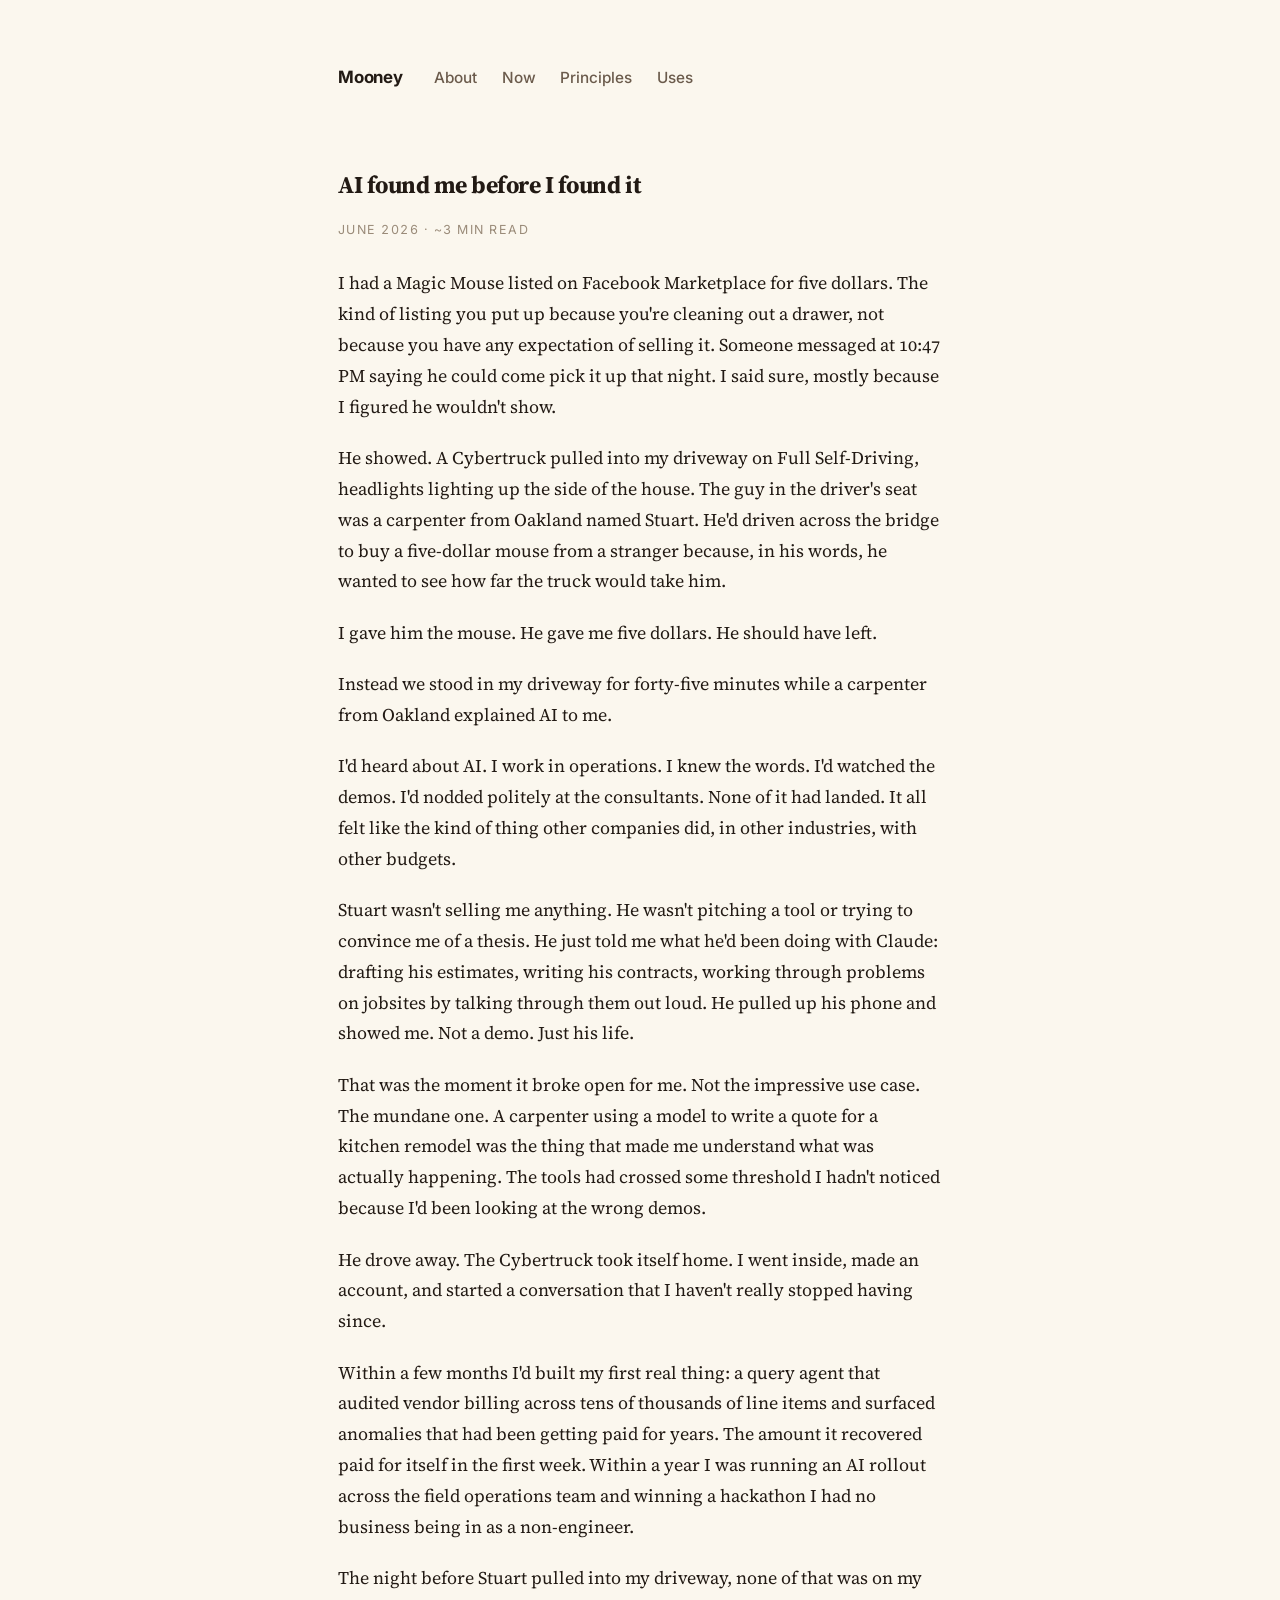
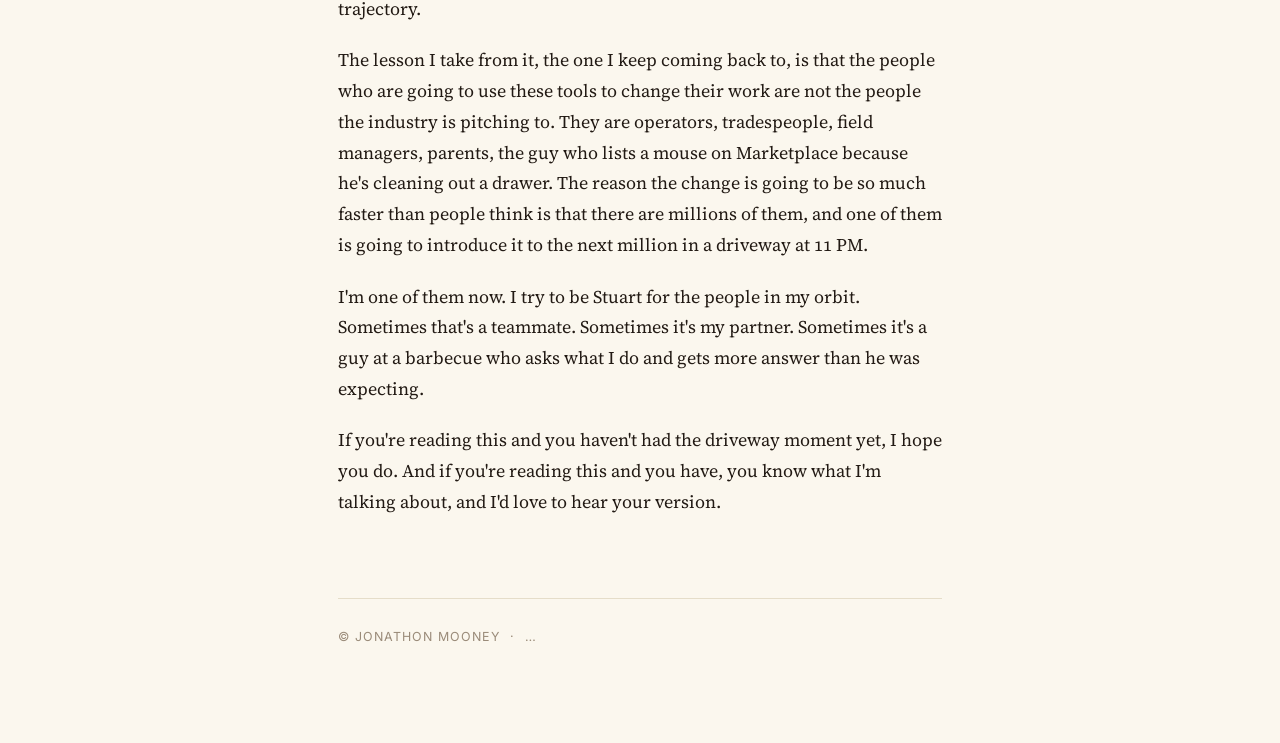
<file: posts/ai-found-me/index.html>
<!doctype html>
<html lang="en">
<head>
<meta charset="utf-8" />
<meta name="viewport" content="width=device-width, initial-scale=1" />
<link rel="icon" type="image/x-icon" href="/favicon.ico" />
<link rel="icon" type="image/png" sizes="16x16" href="/favicon-16.png" />
<link rel="icon" type="image/png" sizes="32x32" href="/favicon-32.png" />
<link rel="apple-touch-icon" sizes="180x180" href="/apple-touch-icon.png" />
<title>AI found me before I found it | Mooney</title>
<meta name="description" content="A stranger pulled into my driveway at 11 PM in a Cybertruck on Full Self-Driving to buy a $5 Magic Mouse off Facebook Marketplace. He left me with Claude. My career hasn't been the same since." />
<link rel="stylesheet" href="/style.css" />
</head>
<body>

<nav class="site-nav">
  <a href="/" class="brand">Mooney</a>
  <a href="/about/">About</a>
  <a href="/now/">Now</a>
  <a href="/principles/">Principles</a>
  <a href="/uses/">Uses</a>
</nav>

<h2>AI found me before I found it</h2>
<p class="post-meta">June 2026 · ~3 min read</p>

<div class="post-body">

<p>I had a Magic Mouse listed on Facebook Marketplace for five dollars. The kind of listing you put up because you're cleaning out a drawer, not because you have any expectation of selling it. Someone messaged at 10:47 PM saying he could come pick it up that night. I said sure, mostly because I figured he wouldn't show.</p>

<p>He showed. A Cybertruck pulled into my driveway on Full Self-Driving, headlights lighting up the side of the house. The guy in the driver's seat was a carpenter from Oakland named Stuart. He'd driven across the bridge to buy a five-dollar mouse from a stranger because, in his words, he wanted to see how far the truck would take him.</p>

<p>I gave him the mouse. He gave me five dollars. He should have left.</p>

<p>Instead we stood in my driveway for forty-five minutes while a carpenter from Oakland explained AI to me.</p>

<p>I'd heard about AI. I work in operations. I knew the words. I'd watched the demos. I'd nodded politely at the consultants. None of it had landed. It all felt like the kind of thing other companies did, in other industries, with other budgets.</p>

<p>Stuart wasn't selling me anything. He wasn't pitching a tool or trying to convince me of a thesis. He just told me what he'd been doing with Claude: drafting his estimates, writing his contracts, working through problems on jobsites by talking through them out loud. He pulled up his phone and showed me. Not a demo. Just his life.</p>

<p>That was the moment it broke open for me. Not the impressive use case. The mundane one. A carpenter using a model to write a quote for a kitchen remodel was the thing that made me understand what was actually happening. The tools had crossed some threshold I hadn't noticed because I'd been looking at the wrong demos.</p>

<p>He drove away. The Cybertruck took itself home. I went inside, made an account, and started a conversation that I haven't really stopped having since.</p>

<p>Within a few months I'd built my first real thing: a query agent that audited vendor billing across tens of thousands of line items and surfaced anomalies that had been getting paid for years. The amount it recovered paid for itself in the first week. Within a year I was running an AI rollout across the field operations team and winning a hackathon I had no business being in as a non-engineer.</p>

<p>The night before Stuart pulled into my driveway, none of that was on my trajectory.</p>

<p>The lesson I take from it, the one I keep coming back to, is that the people who are going to use these tools to change their work are not the people the industry is pitching to. They are operators, tradespeople, field managers, parents, the guy who lists a mouse on Marketplace because he's cleaning out a drawer. The reason the change is going to be so much faster than people think is that there are millions of them, and one of them is going to introduce it to the next million in a driveway at 11 PM.</p>

<p>I'm one of them now. I try to be Stuart for the people in my orbit. Sometimes that's a teammate. Sometimes it's my partner. Sometimes it's a guy at a barbecue who asks what I do and gets more answer than he was expecting.</p>

<p>If you're reading this and you haven't had the driveway moment yet, I hope you do. And if you're reading this and you have, you know what I'm talking about, and I'd love to hear your version.</p>

</div>

<footer>© Jonathon Mooney &nbsp;·&nbsp; <a href="/snake/" aria-label="snake">…</a></footer>

</body>
</html>
</file>
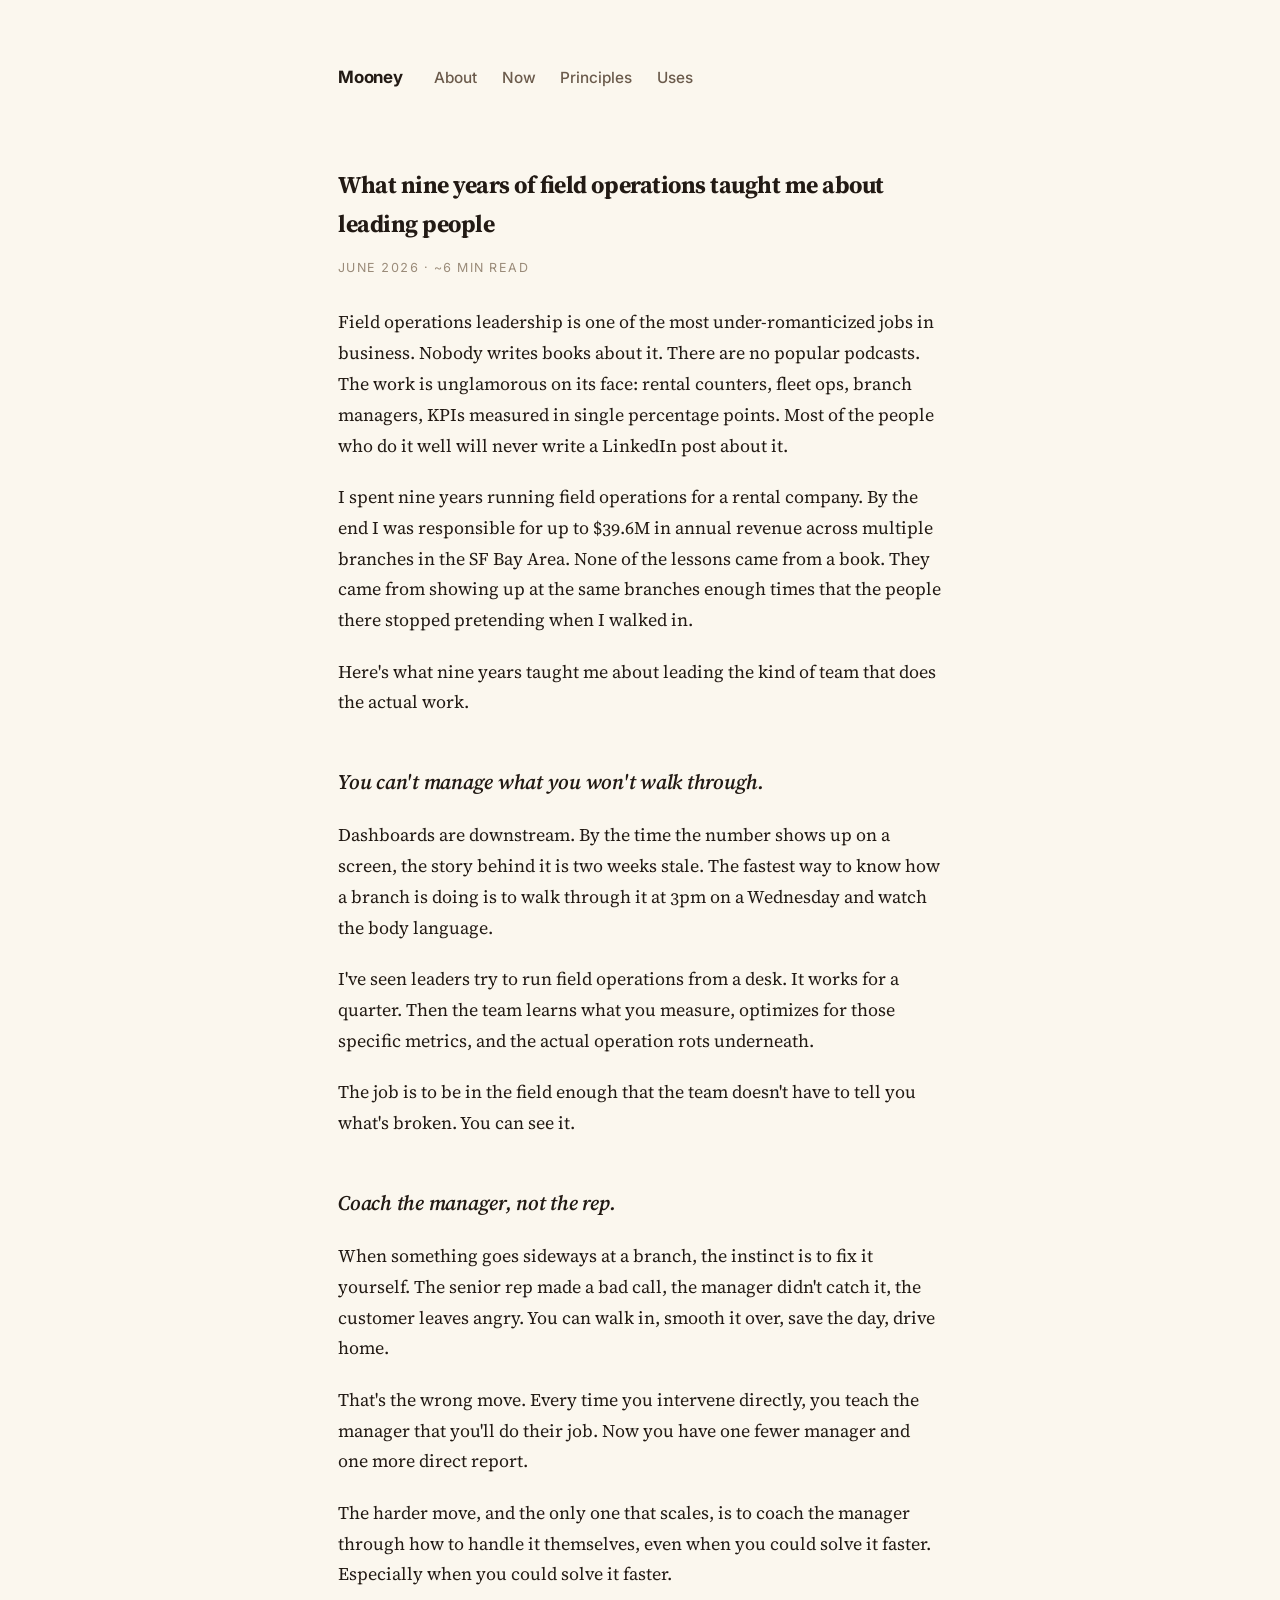
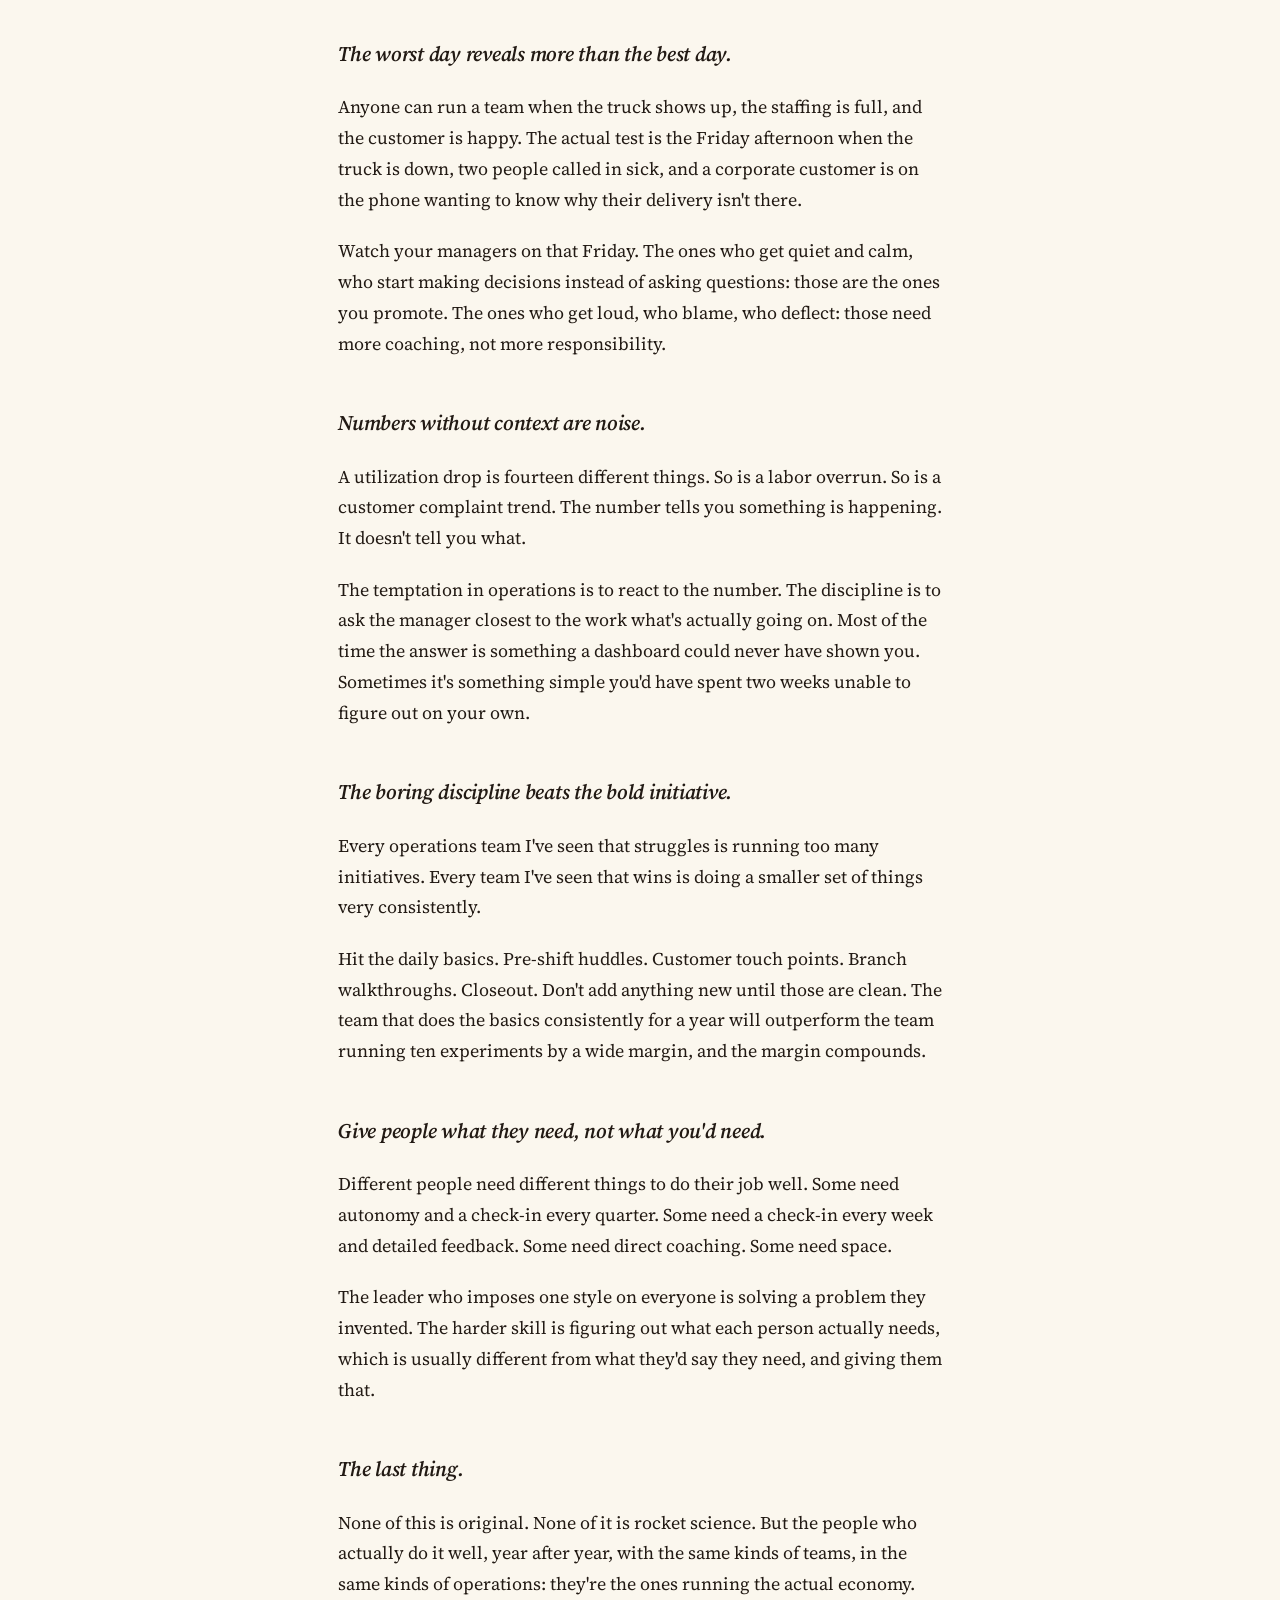
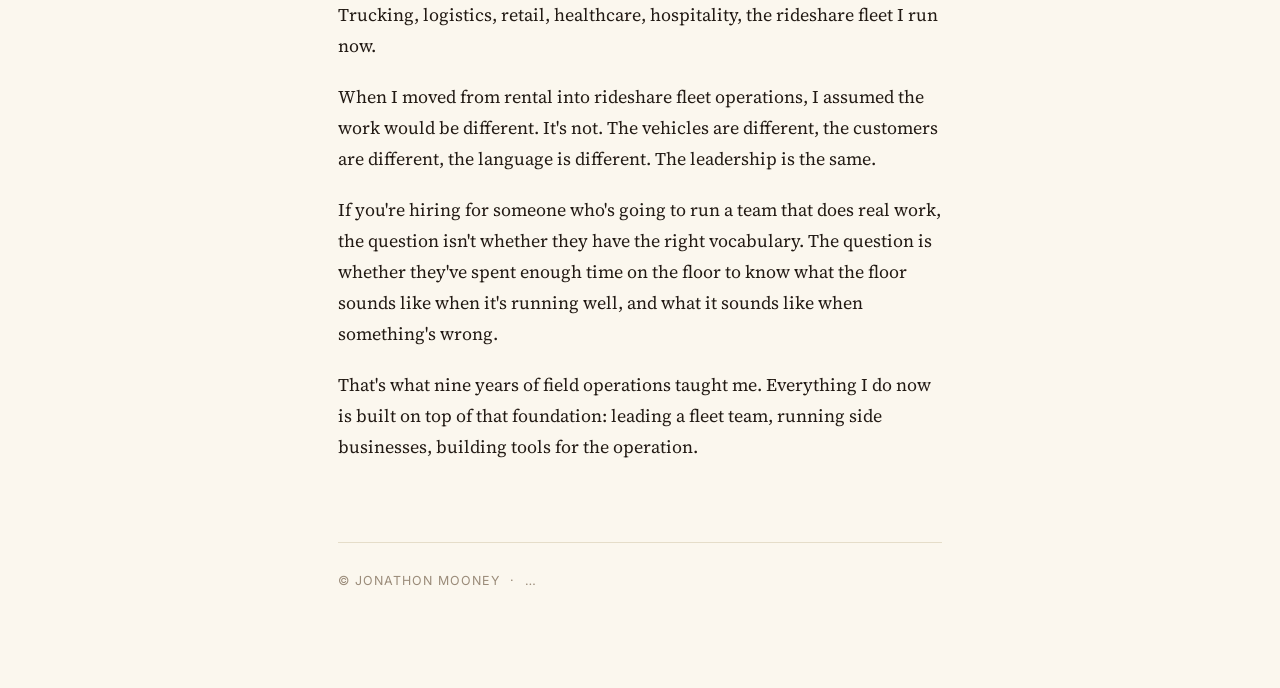
<file: posts/leading-field-operations/index.html>
<!doctype html>
<html lang="en">
<head>
<meta charset="utf-8" />
<meta name="viewport" content="width=device-width, initial-scale=1" />
<link rel="icon" type="image/x-icon" href="/favicon.ico" />
<link rel="icon" type="image/png" sizes="16x16" href="/favicon-16.png" />
<link rel="icon" type="image/png" sizes="32x32" href="/favicon-32.png" />
<link rel="apple-touch-icon" sizes="180x180" href="/apple-touch-icon.png" />
<title>What nine years of field operations taught me about leading people | Mooney</title>
<meta name="description" content="Field operations leadership is one of the most under-romanticized jobs in business. Here's what nine years of it taught me about leading the kind of team that does the actual work." />
<link rel="stylesheet" href="/style.css" />
</head>
<body>

<nav class="site-nav">
  <a href="/" class="brand">Mooney</a>
  <a href="/about/">About</a>
  <a href="/now/">Now</a>
  <a href="/principles/">Principles</a>
  <a href="/uses/">Uses</a>
</nav>

<h2>What nine years of field operations taught me about leading people</h2>
<p class="post-meta">June 2026 · ~6 min read</p>

<div class="post-body">

<p>Field operations leadership is one of the most under-romanticized jobs in business. Nobody writes books about it. There are no popular podcasts. The work is unglamorous on its face: rental counters, fleet ops, branch managers, KPIs measured in single percentage points. Most of the people who do it well will never write a LinkedIn post about it.</p>

<p>I spent nine years running field operations for a rental company. By the end I was responsible for up to $39.6M in annual revenue across multiple branches in the SF Bay Area. None of the lessons came from a book. They came from showing up at the same branches enough times that the people there stopped pretending when I walked in.</p>

<p>Here's what nine years taught me about leading the kind of team that does the actual work.</p>

<h3>You can't manage what you won't walk through.</h3>

<p>Dashboards are downstream. By the time the number shows up on a screen, the story behind it is two weeks stale. The fastest way to know how a branch is doing is to walk through it at 3pm on a Wednesday and watch the body language.</p>

<p>I've seen leaders try to run field operations from a desk. It works for a quarter. Then the team learns what you measure, optimizes for those specific metrics, and the actual operation rots underneath.</p>

<p>The job is to be in the field enough that the team doesn't have to tell you what's broken. You can see it.</p>

<h3>Coach the manager, not the rep.</h3>

<p>When something goes sideways at a branch, the instinct is to fix it yourself. The senior rep made a bad call, the manager didn't catch it, the customer leaves angry. You can walk in, smooth it over, save the day, drive home.</p>

<p>That's the wrong move. Every time you intervene directly, you teach the manager that you'll do their job. Now you have one fewer manager and one more direct report.</p>

<p>The harder move, and the only one that scales, is to coach the manager through how to handle it themselves, even when you could solve it faster. Especially when you could solve it faster.</p>

<h3>The worst day reveals more than the best day.</h3>

<p>Anyone can run a team when the truck shows up, the staffing is full, and the customer is happy. The actual test is the Friday afternoon when the truck is down, two people called in sick, and a corporate customer is on the phone wanting to know why their delivery isn't there.</p>

<p>Watch your managers on that Friday. The ones who get quiet and calm, who start making decisions instead of asking questions: those are the ones you promote. The ones who get loud, who blame, who deflect: those need more coaching, not more responsibility.</p>

<h3>Numbers without context are noise.</h3>

<p>A utilization drop is fourteen different things. So is a labor overrun. So is a customer complaint trend. The number tells you something is happening. It doesn't tell you what.</p>

<p>The temptation in operations is to react to the number. The discipline is to ask the manager closest to the work what's actually going on. Most of the time the answer is something a dashboard could never have shown you. Sometimes it's something simple you'd have spent two weeks unable to figure out on your own.</p>

<h3>The boring discipline beats the bold initiative.</h3>

<p>Every operations team I've seen that struggles is running too many initiatives. Every team I've seen that wins is doing a smaller set of things very consistently.</p>

<p>Hit the daily basics. Pre-shift huddles. Customer touch points. Branch walkthroughs. Closeout. Don't add anything new until those are clean. The team that does the basics consistently for a year will outperform the team running ten experiments by a wide margin, and the margin compounds.</p>

<h3>Give people what they need, not what you'd need.</h3>

<p>Different people need different things to do their job well. Some need autonomy and a check-in every quarter. Some need a check-in every week and detailed feedback. Some need direct coaching. Some need space.</p>

<p>The leader who imposes one style on everyone is solving a problem they invented. The harder skill is figuring out what each person actually needs, which is usually different from what they'd say they need, and giving them that.</p>

<h3>The last thing.</h3>

<p>None of this is original. None of it is rocket science. But the people who actually do it well, year after year, with the same kinds of teams, in the same kinds of operations: they're the ones running the actual economy. Trucking, logistics, retail, healthcare, hospitality, the rideshare fleet I run now.</p>

<p>When I moved from rental into rideshare fleet operations, I assumed the work would be different. It's not. The vehicles are different, the customers are different, the language is different. The leadership is the same.</p>

<p>If you're hiring for someone who's going to run a team that does real work, the question isn't whether they have the right vocabulary. The question is whether they've spent enough time on the floor to know what the floor sounds like when it's running well, and what it sounds like when something's wrong.</p>

<p>That's what nine years of field operations taught me. Everything I do now is built on top of that foundation: leading a fleet team, running side businesses, building tools for the operation.</p>

</div>

<footer>© Jonathon Mooney &nbsp;·&nbsp; <a href="/snake/" aria-label="snake">…</a></footer>

</body>
</html>
</file>
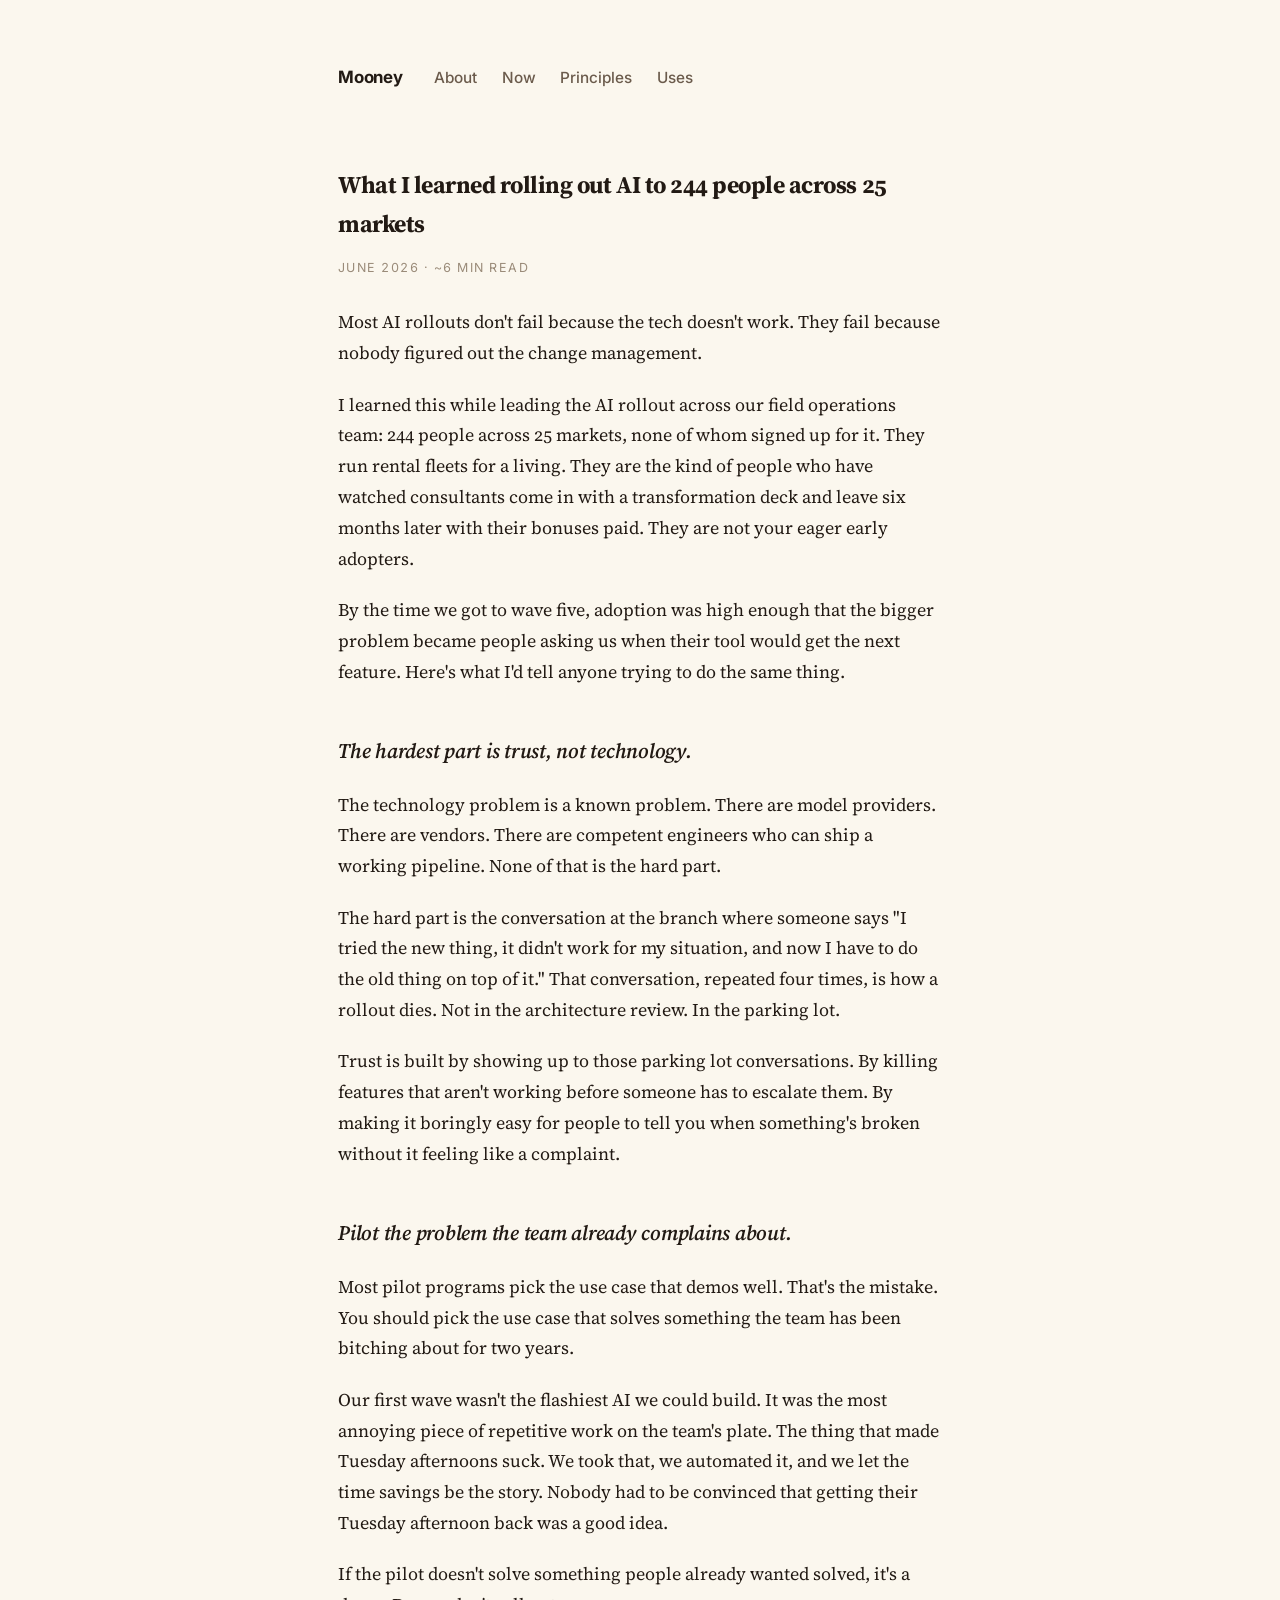
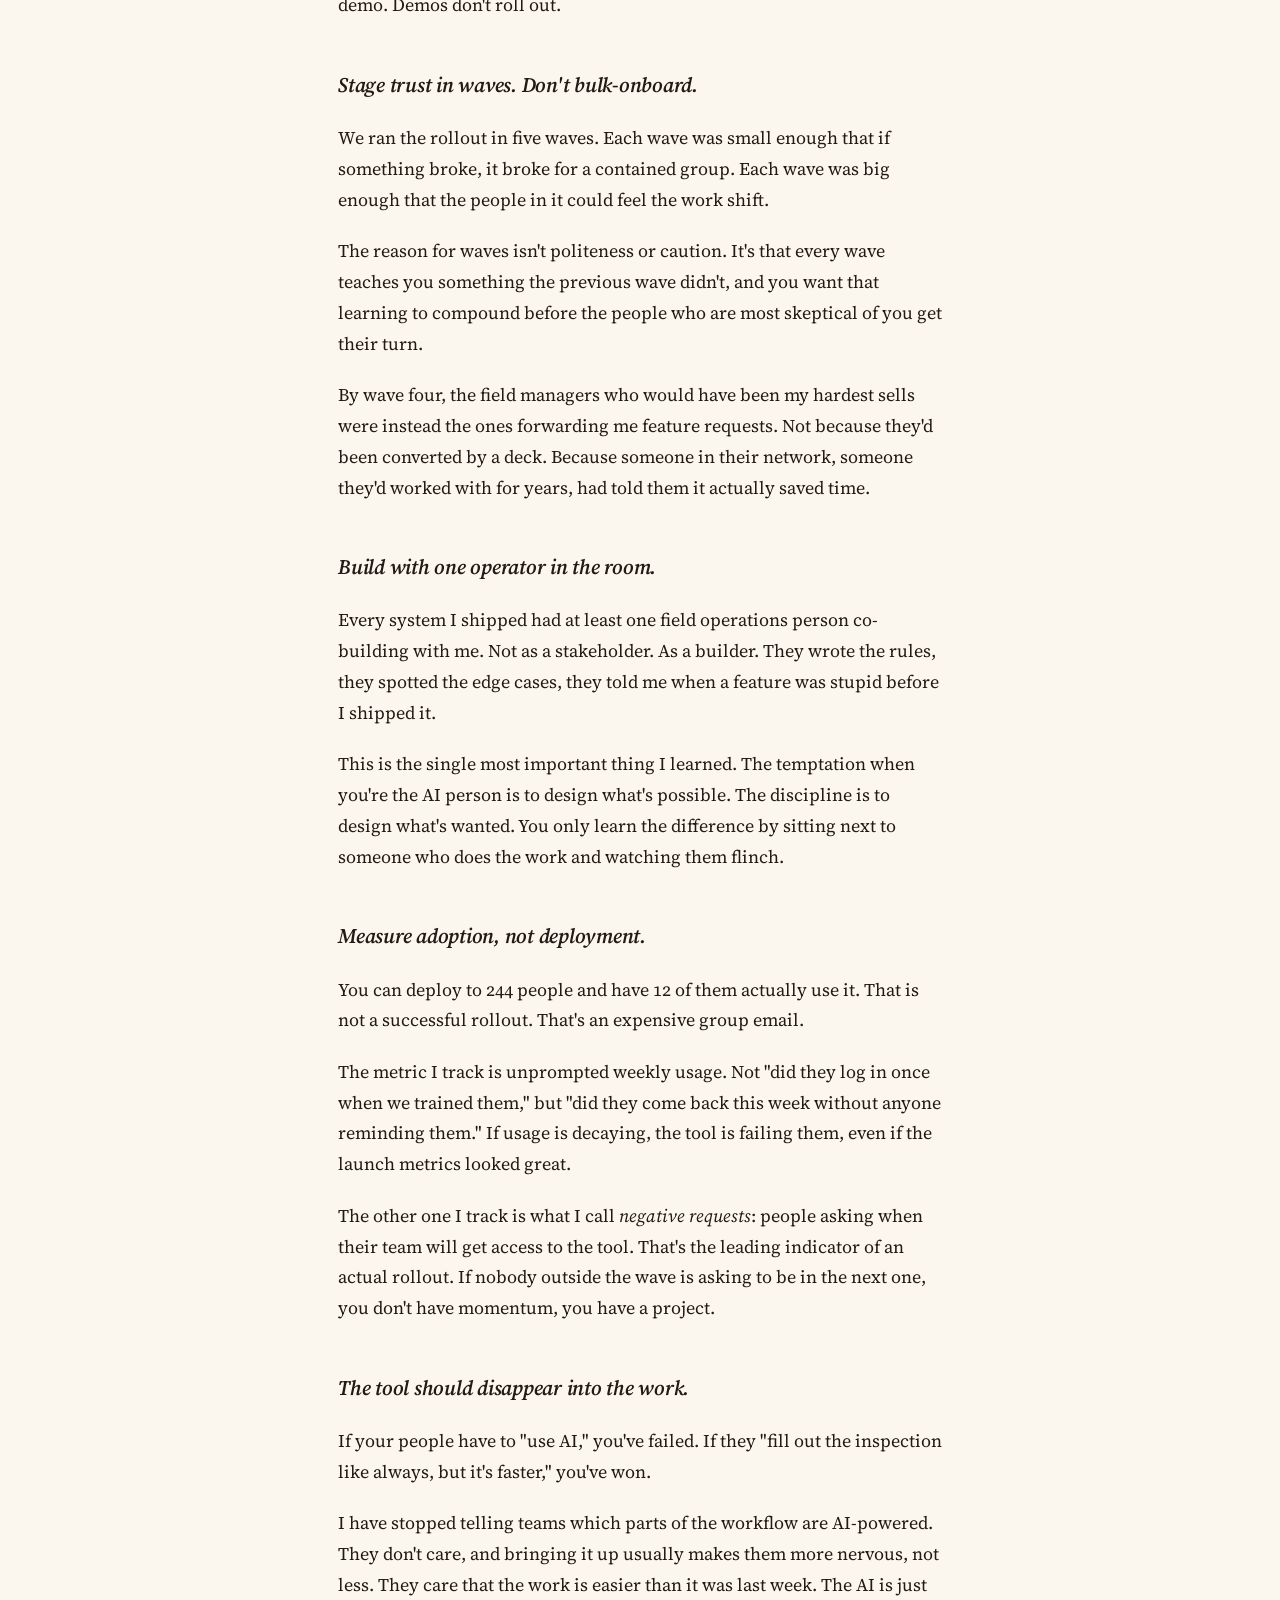
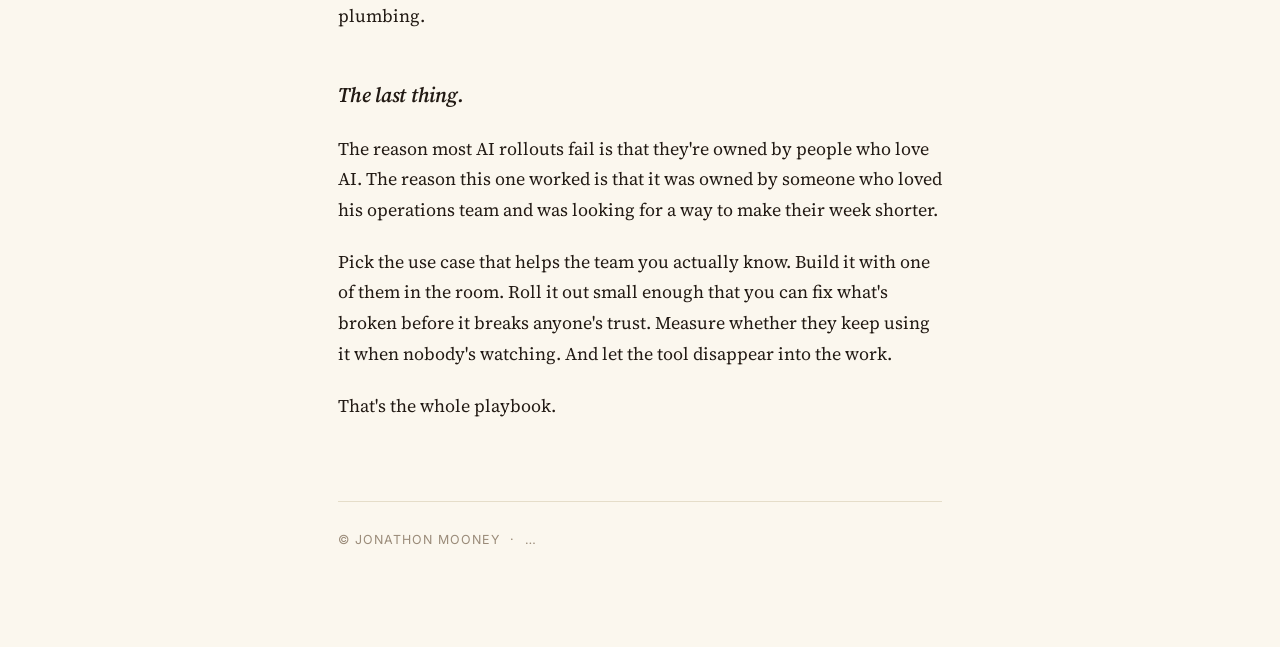
<file: posts/rolling-out-ai-to-244-people/index.html>
<!doctype html>
<html lang="en">
<head>
<meta charset="utf-8" />
<meta name="viewport" content="width=device-width, initial-scale=1" />
<link rel="icon" type="image/x-icon" href="/favicon.ico" />
<link rel="icon" type="image/png" sizes="16x16" href="/favicon-16.png" />
<link rel="icon" type="image/png" sizes="32x32" href="/favicon-32.png" />
<link rel="apple-touch-icon" sizes="180x180" href="/apple-touch-icon.png" />
<title>What I learned rolling out AI to 244 people across 25 markets | Mooney</title>
<meta name="description" content="Most AI rollouts don't fail because the tech doesn't work. They fail because nobody figured out the change management. Here's what I did differently." />
<link rel="stylesheet" href="/style.css" />
</head>
<body>

<nav class="site-nav">
  <a href="/" class="brand">Mooney</a>
  <a href="/about/">About</a>
  <a href="/now/">Now</a>
  <a href="/principles/">Principles</a>
  <a href="/uses/">Uses</a>
</nav>

<h2>What I learned rolling out AI to 244 people across 25 markets</h2>
<p class="post-meta">June 2026 · ~6 min read</p>

<div class="post-body">

<p>Most AI rollouts don't fail because the tech doesn't work. They fail because nobody figured out the change management.</p>

<p>I learned this while leading the AI rollout across our field operations team: 244 people across 25 markets, none of whom signed up for it. They run rental fleets for a living. They are the kind of people who have watched consultants come in with a transformation deck and leave six months later with their bonuses paid. They are not your eager early adopters.</p>

<p>By the time we got to wave five, adoption was high enough that the bigger problem became people asking us when their tool would get the next feature. Here's what I'd tell anyone trying to do the same thing.</p>

<h3>The hardest part is trust, not technology.</h3>

<p>The technology problem is a known problem. There are model providers. There are vendors. There are competent engineers who can ship a working pipeline. None of that is the hard part.</p>

<p>The hard part is the conversation at the branch where someone says "I tried the new thing, it didn't work for my situation, and now I have to do the old thing on top of it." That conversation, repeated four times, is how a rollout dies. Not in the architecture review. In the parking lot.</p>

<p>Trust is built by showing up to those parking lot conversations. By killing features that aren't working before someone has to escalate them. By making it boringly easy for people to tell you when something's broken without it feeling like a complaint.</p>

<h3>Pilot the problem the team already complains about.</h3>

<p>Most pilot programs pick the use case that demos well. That's the mistake. You should pick the use case that solves something the team has been bitching about for two years.</p>

<p>Our first wave wasn't the flashiest AI we could build. It was the most annoying piece of repetitive work on the team's plate. The thing that made Tuesday afternoons suck. We took that, we automated it, and we let the time savings be the story. Nobody had to be convinced that getting their Tuesday afternoon back was a good idea.</p>

<p>If the pilot doesn't solve something people already wanted solved, it's a demo. Demos don't roll out.</p>

<h3>Stage trust in waves. Don't bulk-onboard.</h3>

<p>We ran the rollout in five waves. Each wave was small enough that if something broke, it broke for a contained group. Each wave was big enough that the people in it could feel the work shift.</p>

<p>The reason for waves isn't politeness or caution. It's that every wave teaches you something the previous wave didn't, and you want that learning to compound before the people who are most skeptical of you get their turn.</p>

<p>By wave four, the field managers who would have been my hardest sells were instead the ones forwarding me feature requests. Not because they'd been converted by a deck. Because someone in their network, someone they'd worked with for years, had told them it actually saved time.</p>

<h3>Build with one operator in the room.</h3>

<p>Every system I shipped had at least one field operations person co-building with me. Not as a stakeholder. As a builder. They wrote the rules, they spotted the edge cases, they told me when a feature was stupid before I shipped it.</p>

<p>This is the single most important thing I learned. The temptation when you're the AI person is to design what's possible. The discipline is to design what's wanted. You only learn the difference by sitting next to someone who does the work and watching them flinch.</p>

<h3>Measure adoption, not deployment.</h3>

<p>You can deploy to 244 people and have 12 of them actually use it. That is not a successful rollout. That's an expensive group email.</p>

<p>The metric I track is unprompted weekly usage. Not "did they log in once when we trained them," but "did they come back this week without anyone reminding them." If usage is decaying, the tool is failing them, even if the launch metrics looked great.</p>

<p>The other one I track is what I call <em>negative requests</em>: people asking when their team will get access to the tool. That's the leading indicator of an actual rollout. If nobody outside the wave is asking to be in the next one, you don't have momentum, you have a project.</p>

<h3>The tool should disappear into the work.</h3>

<p>If your people have to "use AI," you've failed. If they "fill out the inspection like always, but it's faster," you've won.</p>

<p>I have stopped telling teams which parts of the workflow are AI-powered. They don't care, and bringing it up usually makes them more nervous, not less. They care that the work is easier than it was last week. The AI is just plumbing.</p>

<h3>The last thing.</h3>

<p>The reason most AI rollouts fail is that they're owned by people who love AI. The reason this one worked is that it was owned by someone who loved his operations team and was looking for a way to make their week shorter.</p>

<p>Pick the use case that helps the team you actually know. Build it with one of them in the room. Roll it out small enough that you can fix what's broken before it breaks anyone's trust. Measure whether they keep using it when nobody's watching. And let the tool disappear into the work.</p>

<p>That's the whole playbook.</p>

</div>

<footer>© Jonathon Mooney &nbsp;·&nbsp; <a href="/snake/" aria-label="snake">…</a></footer>

</body>
</html>
</file>
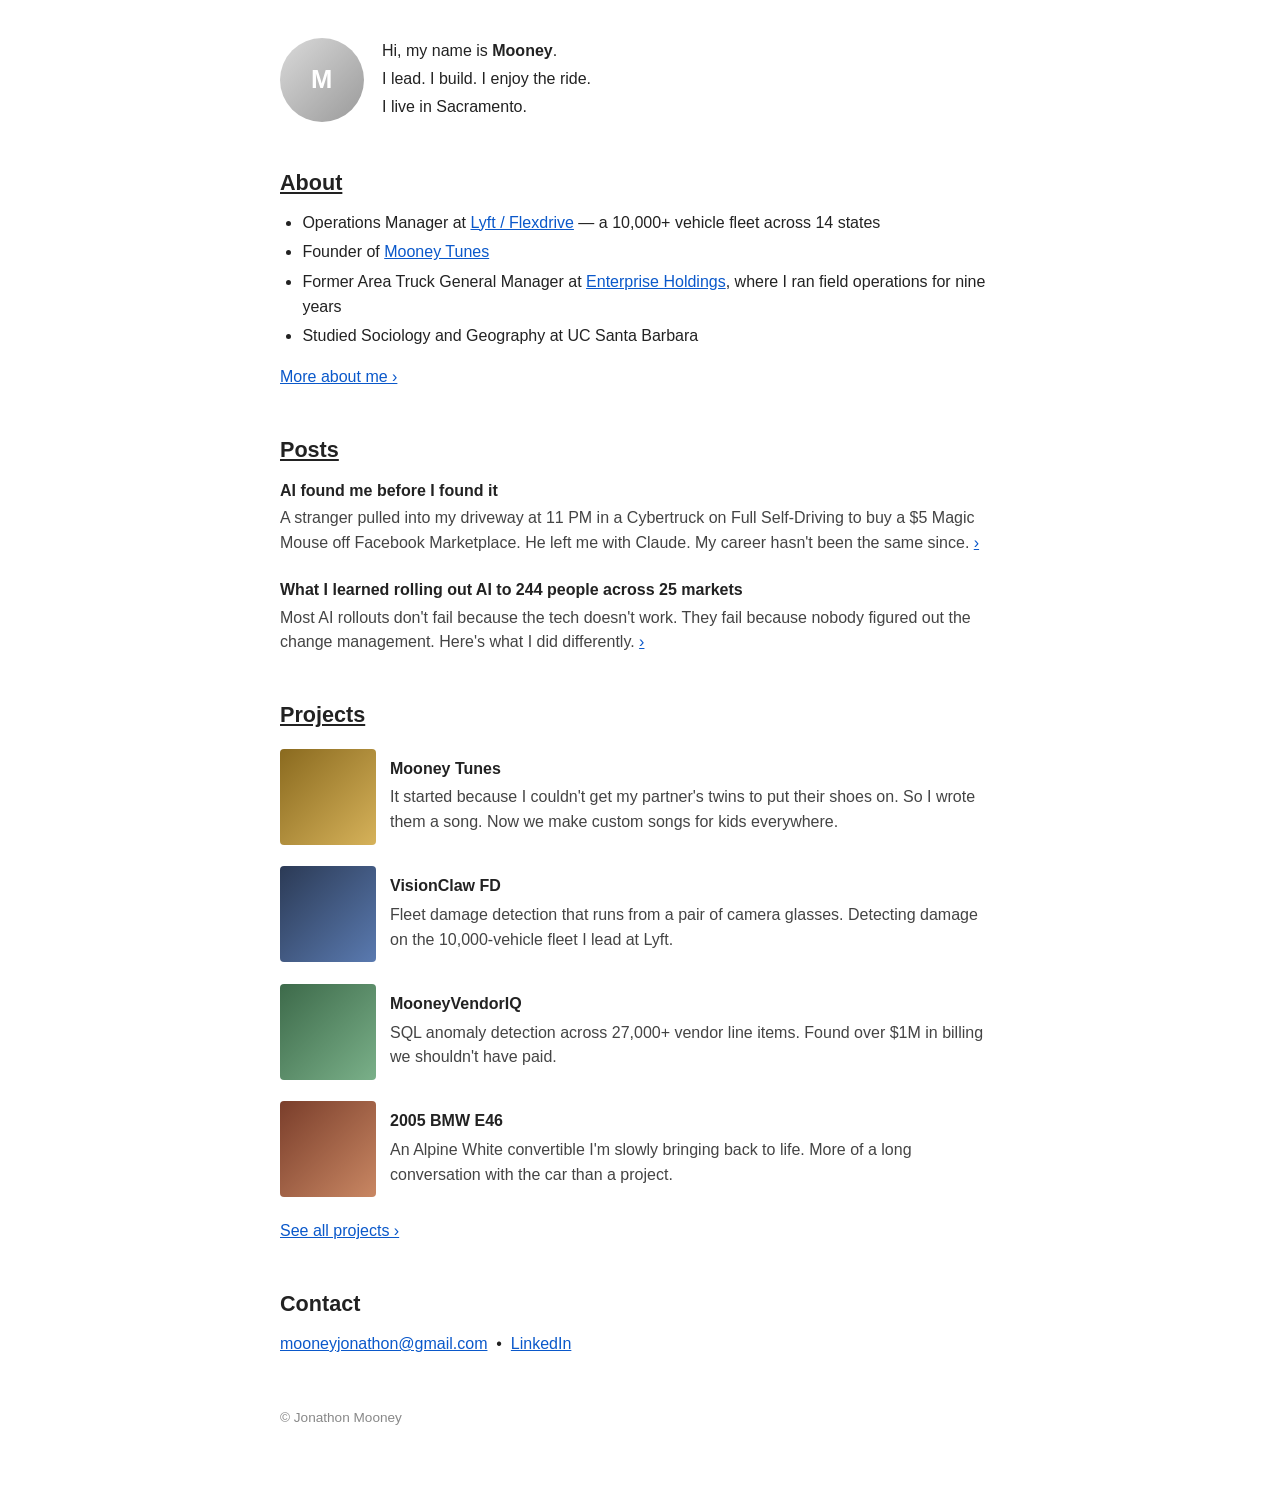
<file: index (1).html>
<!doctype html>
<html lang="en">
<head>
<meta charset="utf-8" />
<meta name="viewport" content="width=device-width, initial-scale=1" />
<title>Mooney | Leader. Builder. Along for the ride.</title>
<meta name="description" content="The personal site of Jonathon Mooney — operations leader, builder, and Sacramento lifer who goes by Mooney." />
<style>
  body{
    max-width:720px;
    margin:0 auto;
    padding:36px 24px 80px;
    font:16px/1.55 -apple-system, BlinkMacSystemFont, "Segoe UI", Helvetica, Arial, sans-serif;
    color:#222;
    background:#fff;
  }
  a{color:#0a58ca;text-decoration:underline;}
  a:hover{color:#0036a3;}
  h2{font-size:1.35rem;margin:2em 0 .5em;font-weight:600;}
  h2 a{color:#222;}
  h4{font-size:1rem;margin:.5em 0 .25em;font-weight:600;}
  h4 a{color:#222;text-decoration:none;}
  h4 a:hover{text-decoration:underline;}
  ul{padding-left:1.4em;margin:.6em 0 1em;}
  li{margin:.3em 0;}
  p{margin:.7em 0;}

  /* Top identity block */
  .me{display:flex;gap:18px;align-items:center;margin:0 0 28px;}
  .avatar{
    width:84px;height:84px;border-radius:50%;flex-shrink:0;
    background:linear-gradient(135deg,#dadada,#9a9a9a);
    display:flex;align-items:center;justify-content:center;
    color:#fff;font-weight:600;font-size:1.6rem;letter-spacing:.02em;
  }
  .me p{margin:.2em 0;}

  /* Posts */
  .post{margin:.8em 0 1.4em;}
  .post h4{margin:.2em 0 .15em;}
  .post p{margin:.15em 0;color:#444;}

  /* Projects grid */
  .projects{list-style:none;padding:0;margin:.6em 0 1em;}
  .projects li{
    display:flex;gap:14px;align-items:flex-start;margin:.6em 0;padding:6px 0;
  }
  .thumb{
    width:96px;height:96px;flex-shrink:0;border-radius:4px;
    display:block;
  }
  .t1{background:linear-gradient(135deg,#2b3a55,#5a7ab0);}
  .t2{background:linear-gradient(135deg,#3d6a4a,#7ab089);}
  .t3{background:linear-gradient(135deg,#7a3e2b,#c98763);}
  .t4{background:linear-gradient(135deg,#4a3266,#9476c2);}
  .t5{background:linear-gradient(135deg,#8a6a1f,#d6b25a);}
  .proj-body{flex:1;min-width:0;}
  .proj-body p{margin:.2em 0;color:#444;}
  .more{margin:.6em 0 0;}

  hr{border:0;border-top:1px solid #ddd;margin:36px 0;}
  footer{color:#888;font-size:.85rem;margin-top:50px;}

  @media (prefers-color-scheme: dark){
    body{background:#111;color:#ddd;}
    h2 a, h4 a{color:#ddd;}
    a{color:#7aa7ff;}
    .proj-body p, .post p{color:#aaa;}
    hr{border-top-color:#333;}
    footer{color:#777;}
  }

  @media (max-width:480px){
    .thumb{width:72px;height:72px;}
  }
</style>
</head>
<body>

<div class="me">
  <!-- Replace this div with an <img src="your-photo.jpg" class="avatar"> when you have one -->
  <div class="avatar" aria-hidden="true">M</div>
  <div>
    <p>Hi, my name is <strong>Mooney</strong>.</p>
    <p>I lead. I build. I enjoy the ride.</p>
    <p>I live in Sacramento.</p>
  </div>
</div>

<h2><a href="/about/">About</a></h2>

<ul>
  <li>Operations Manager at <a href="https://flexdrive.com/">Lyft / Flexdrive</a> — a 10,000+ vehicle fleet across 14 states</li>
  <li>Founder of <a href="https://mooneytunes.app">Mooney Tunes</a></li>
  <li>Former Area Truck General Manager at <a href="https://www.enterpriseholdings.com/">Enterprise Holdings</a>, where I ran field operations for nine years</li>
  <li>Studied Sociology and Geography at UC Santa Barbara</li>
</ul>
<p class="more"><a href="/about/">More about me ›</a></p>

<h2><a href="/posts/">Posts</a></h2>

<div class="post">
  <h4><a href="#">AI found me before I found it</a></h4>
  <p>A stranger pulled into my driveway at 11 PM in a Cybertruck on Full Self-Driving to buy a $5 Magic Mouse off Facebook Marketplace. He left me with Claude. My career hasn't been the same since. <a href="#">›</a></p>
</div>

<div class="post">
  <h4><a href="#">What I learned rolling out AI to 244 people across 25 markets</a></h4>
  <p>Most AI rollouts don't fail because the tech doesn't work. They fail because nobody figured out the change management. Here's what I did differently. <a href="#">›</a></p>
</div>

<h2><a href="/projects/">Projects</a></h2>

<ul class="projects">

  <li>
    <a href="#" aria-hidden="true"><span class="thumb t5"></span></a>
    <div class="proj-body">
      <h4><a href="https://mooneytunes.app">Mooney Tunes</a></h4>
      <p>It started because I couldn't get my partner's twins to put their shoes on. So I wrote them a song. Now we make custom songs for kids everywhere.</p>
    </div>
  </li>

  <li>
    <a href="#" aria-hidden="true"><span class="thumb t1"></span></a>
    <div class="proj-body">
      <h4><a href="#">VisionClaw FD</a></h4>
      <p>Fleet damage detection that runs from a pair of camera glasses. Detecting damage on the 10,000-vehicle fleet I lead at Lyft.</p>
    </div>
  </li>

  <li>
    <a href="#" aria-hidden="true"><span class="thumb t2"></span></a>
    <div class="proj-body">
      <h4><a href="#">MooneyVendorIQ</a></h4>
      <p>SQL anomaly detection across 27,000+ vendor line items. Found over $1M in billing we shouldn't have paid.</p>
    </div>
  </li>

  <li>
    <a href="#" aria-hidden="true"><span class="thumb t3"></span></a>
    <div class="proj-body">
      <h4><a href="#">2005 BMW E46</a></h4>
      <p>An Alpine White convertible I'm slowly bringing back to life. More of a long conversation with the car than a project.</p>
    </div>
  </li>

</ul>
<p class="more"><a href="/projects/">See all projects ›</a></p>

<h2>Contact</h2>

<p>
  <a href="mailto:mooneyjonathon@gmail.com">mooneyjonathon@gmail.com</a> &nbsp;•&nbsp;
  <a href="https://www.linkedin.com/in/jonathon-mooney-75245345/">LinkedIn</a>
</p>

<footer>© Jonathon Mooney</footer>

</body>
</html>
</file>
<file: style.css>
/* Mooneyhq — shared stylesheet */

@import url('https://fonts.googleapis.com/css2?family=Source+Serif+4:ital,opsz,wght@0,8..60,400;0,8..60,500;0,8..60,600;0,8..60,700;1,8..60,400;1,8..60,500&family=Inter:wght@400;500;600;700&display=swap');

:root {
  --bg: #FBF7EE;
  --bg-tint: #F5EFE0;
  --text: #221A14;
  --text-soft: #6B5B4C;
  --text-mute: #9A8B79;
  --accent: #A14B22;
  --accent-soft: #C26A3E;
  --rule: #E5DDC9;
}

@media (prefers-color-scheme: dark) {
  :root {
    --bg: #161310;
    --bg-tint: #1F1B16;
    --text: #ECE3D2;
    --text-soft: #B5A48F;
    --text-mute: #7F7160;
    --accent: #E08456;
    --accent-soft: #C26A3E;
    --rule: #2C2620;
  }
}

* { box-sizing: border-box; }
html { scroll-behavior: smooth; }

body {
  max-width: 660px;
  margin: 0 auto;
  padding: 64px 28px 96px;
  font-family: 'Source Serif 4', Georgia, 'Times New Roman', serif;
  font-size: 18px;
  line-height: 1.62;
  color: var(--text);
  background: var(--bg);
  font-feature-settings: 'kern', 'liga', 'onum';
  -webkit-font-smoothing: antialiased;
  -moz-osx-font-smoothing: grayscale;
  text-rendering: optimizeLegibility;
}

::selection { background: var(--accent); color: var(--bg); }

a {
  color: var(--accent);
  text-decoration: none;
  border-bottom: 1px solid transparent;
  transition: border-color 0.2s ease, color 0.2s ease;
}
a:hover {
  border-bottom-color: var(--accent);
  color: var(--accent-soft);
}

h2 {
  font-family: 'Source Serif 4', Georgia, serif;
  font-size: 1.5rem;
  font-weight: 700;
  margin: 3em 0 0.8em;
  letter-spacing: -0.02em;
  color: var(--text);
}
h2 a { color: var(--text); border-bottom: none; }
h2 a:hover { color: var(--accent); }

h3 {
  font-family: 'Source Serif 4', Georgia, serif;
  font-size: 1.22rem;
  font-weight: 600;
  margin: 2em 0 0.4em;
  letter-spacing: -0.012em;
  color: var(--text);
}
h3 a { color: var(--text); border-bottom: none; }
h3 a:hover { color: var(--accent); }

h4 {
  font-family: 'Source Serif 4', Georgia, serif;
  font-size: 1.1rem;
  font-weight: 600;
  margin: 0.6em 0 0.3em;
  letter-spacing: -0.005em;
  color: var(--text);
}

ul {
  padding-left: 1.4em;
  margin: 0.8em 0 1.2em;
}
ul ul { margin: 0.4em 0 0.7em; }
li {
  margin: 0.45em 0;
  padding-left: 0.2em;
}
li::marker { color: var(--text-mute); }

p { margin: 0.9em 0; }
strong { font-weight: 600; color: var(--text); }
em { font-style: italic; }

/* === Identity block (homepage) === */
.me {
  display: flex;
  gap: 26px;
  align-items: center;
  margin: 0 0 48px;
}
.avatar {
  width: 100px;
  height: 100px;
  border-radius: 50%;
  flex-shrink: 0;
  object-fit: cover;
  display: block;
}
.me-text p { margin: 0.2em 0; }
.me-text .greeting {
  font-size: 1.18rem;
  font-weight: 500;
}
.me-text .tagline {
  font-style: italic;
  color: var(--text-soft);
  font-size: 1.04rem;
  line-height: 1.4;
}
.me-text .loc {
  font-family: 'Inter', sans-serif;
  font-size: 0.82rem;
  color: var(--text-mute);
  letter-spacing: 0.1em;
  text-transform: uppercase;
  margin-top: 0.5em;
  font-weight: 500;
}

/* === Site nav (top of every page) === */
.site-nav {
  margin: 0 0 56px;
  font-family: 'Inter', sans-serif;
  font-size: 0.96rem;
  font-weight: 500;
  display: flex;
  flex-wrap: wrap;
  align-items: baseline;
  gap: 0.4em 1.6em;
}
.site-nav a {
  color: var(--text-soft);
  border-bottom: 1px solid transparent;
  padding-bottom: 2px;
  transition: color 0.2s ease, border-color 0.2s ease;
}
.site-nav a:hover {
  color: var(--accent);
  border-bottom-color: var(--accent);
}
.site-nav a.brand {
  color: var(--text);
  font-weight: 700;
  font-size: 1.06rem;
  margin-right: 0.4em;
  letter-spacing: -0.01em;
}
.site-nav a.current {
  color: var(--text);
  font-weight: 600;
  border-bottom-color: var(--accent);
}

/* === Posts list (homepage) === */
.post {
  margin: 1.5em 0 2em;
}
.post h4 {
  margin: 0 0 0.35em;
  font-size: 1.18rem;
  font-weight: 600;
}
.post h4 a { color: var(--text); border-bottom: none; }
.post h4 a:hover { color: var(--accent); }
.post p {
  margin: 0;
  color: var(--text-soft);
  font-size: 1.02rem;
  line-height: 1.6;
}

/* === Post body (individual post pages) === */
.post-body {
  margin-top: 1.6em;
  font-size: 1.12rem;
  line-height: 1.72;
  color: var(--text);
}
.post-body p { margin: 1.15em 0; }
.post-body h3 {
  margin-top: 2.2em;
  font-size: 1.3rem;
  font-weight: 600;
  font-style: italic;
}
.post-body em { font-style: italic; }
.post-body strong { font-weight: 600; }
.post-meta {
  font-family: 'Inter', sans-serif;
  color: var(--text-mute);
  font-size: 0.78rem;
  margin: -0.4em 0 0;
  letter-spacing: 0.12em;
  text-transform: uppercase;
  font-variant-numeric: tabular-nums;
}

/* === About page role blocks === */
.role-meta {
  font-family: 'Inter', sans-serif;
  color: var(--text-mute);
  font-size: 0.78rem;
  letter-spacing: 0.1em;
  text-transform: uppercase;
  font-variant-numeric: tabular-nums;
  font-weight: 500;
}
.role { margin: 2em 0; }
.role > p {
  font-size: 1.04rem;
  margin: 0.4em 0 0.6em;
}

/* === Projects grid === */
.projects {
  list-style: none;
  padding: 0;
  margin: 1em 0 1.2em;
}
.projects li {
  display: flex;
  gap: 20px;
  align-items: flex-start;
  margin: 1.1em 0;
  padding: 0;
}
.thumb {
  width: 88px;
  height: 88px;
  flex-shrink: 0;
  border-radius: 4px;
  display: block;
  margin-top: 0.2em;
}
.t1 { background: linear-gradient(135deg, #344b62, #6c8aa6); }
.t2 { background: linear-gradient(135deg, #466b53, #88a98e); }
.t3 { background: linear-gradient(135deg, #7a4a3a, #b8835f); }
.t4 { background: linear-gradient(135deg, #4f3d6b, #8c72ad); }
.t5 { background: linear-gradient(135deg, #876520, #c79f4e); }
.t-pam {
  background-image: url('/pam-thumb.jpg');
  background-size: cover;
  background-position: center;
}
.t-vc {
  background-image: url('/visionclaw-thumb.jpg');
  background-size: cover;
  background-position: center;
}
.t-mviq {
  background-image: url('/mviq-thumb.jpg');
  background-size: cover;
  background-position: center;
}
.t-mt {
  background-image: url('/mooneytunes-thumb.jpg');
  background-size: cover;
  background-position: center;
}

.proj-body { flex: 1; min-width: 0; }
.proj-body h4 {
  margin: 0 0 0.3em;
  font-size: 1.14rem;
  font-weight: 600;
}
.proj-body h4 a {
  color: var(--accent);
  border-bottom: 1px solid transparent;
  transition: border-color 0.2s ease;
}
.proj-body h4 a:hover { border-bottom-color: var(--accent); }
.proj-body p {
  margin: 0;
  color: var(--text-soft);
  font-size: 1.02rem;
  line-height: 1.55;
}

.more {
  margin: 1.2em 0 0;
  font-family: 'Inter', sans-serif;
  font-size: 0.92rem;
  font-weight: 500;
}

/* === Now-page kicker === */
.kicker {
  font-family: 'Inter', sans-serif;
  font-size: 0.78rem;
  letter-spacing: 0.14em;
  text-transform: uppercase;
  color: var(--text-mute);
  font-weight: 500;
  margin: 0 0 0.5em;
}

/* === Uses page tables === */
.uses h3 { font-size: 1.1rem; margin-top: 1.8em; }
.uses ul { margin: 0.5em 0 1em; }
.uses li {
  font-size: 1.04rem;
  line-height: 1.5;
}

footer {
  font-family: 'Inter', sans-serif;
  color: var(--text-mute);
  font-size: 0.78rem;
  margin-top: 80px;
  padding-top: 28px;
  border-top: 1px solid var(--rule);
  letter-spacing: 0.08em;
  text-transform: uppercase;
}


/* === Inline photo (Uses, etc.) === */
.inline-photo {
  margin: 1.8em 0 2em;
  padding: 0;
}
.inline-photo img {
  width: 100%;
  height: auto;
  display: block;
  border-radius: 4px;
}
.inline-photo figcaption {
  font-family: 'Inter', sans-serif;
  font-size: 0.82rem;
  color: var(--text-mute);
  margin-top: 0.6em;
  letter-spacing: 0.04em;
  text-align: center;
  font-style: normal;
}

/* === Footer link === */
footer a {
  color: var(--text-mute);
  border-bottom: 1px solid transparent;
  transition: color 0.2s ease, border-color 0.2s ease;
  text-transform: uppercase;
  letter-spacing: 0.08em;
}
footer a:hover {
  color: var(--accent);
  border-bottom-color: var(--accent);
}

@media (max-width: 480px) {
  body { padding: 40px 22px 72px; font-size: 17px; }
  .thumb { width: 72px; height: 72px; }
  .me { gap: 20px; }
  .avatar { width: 80px; height: 80px; }
  .post-body { font-size: 1.06rem; }
}
</file>
